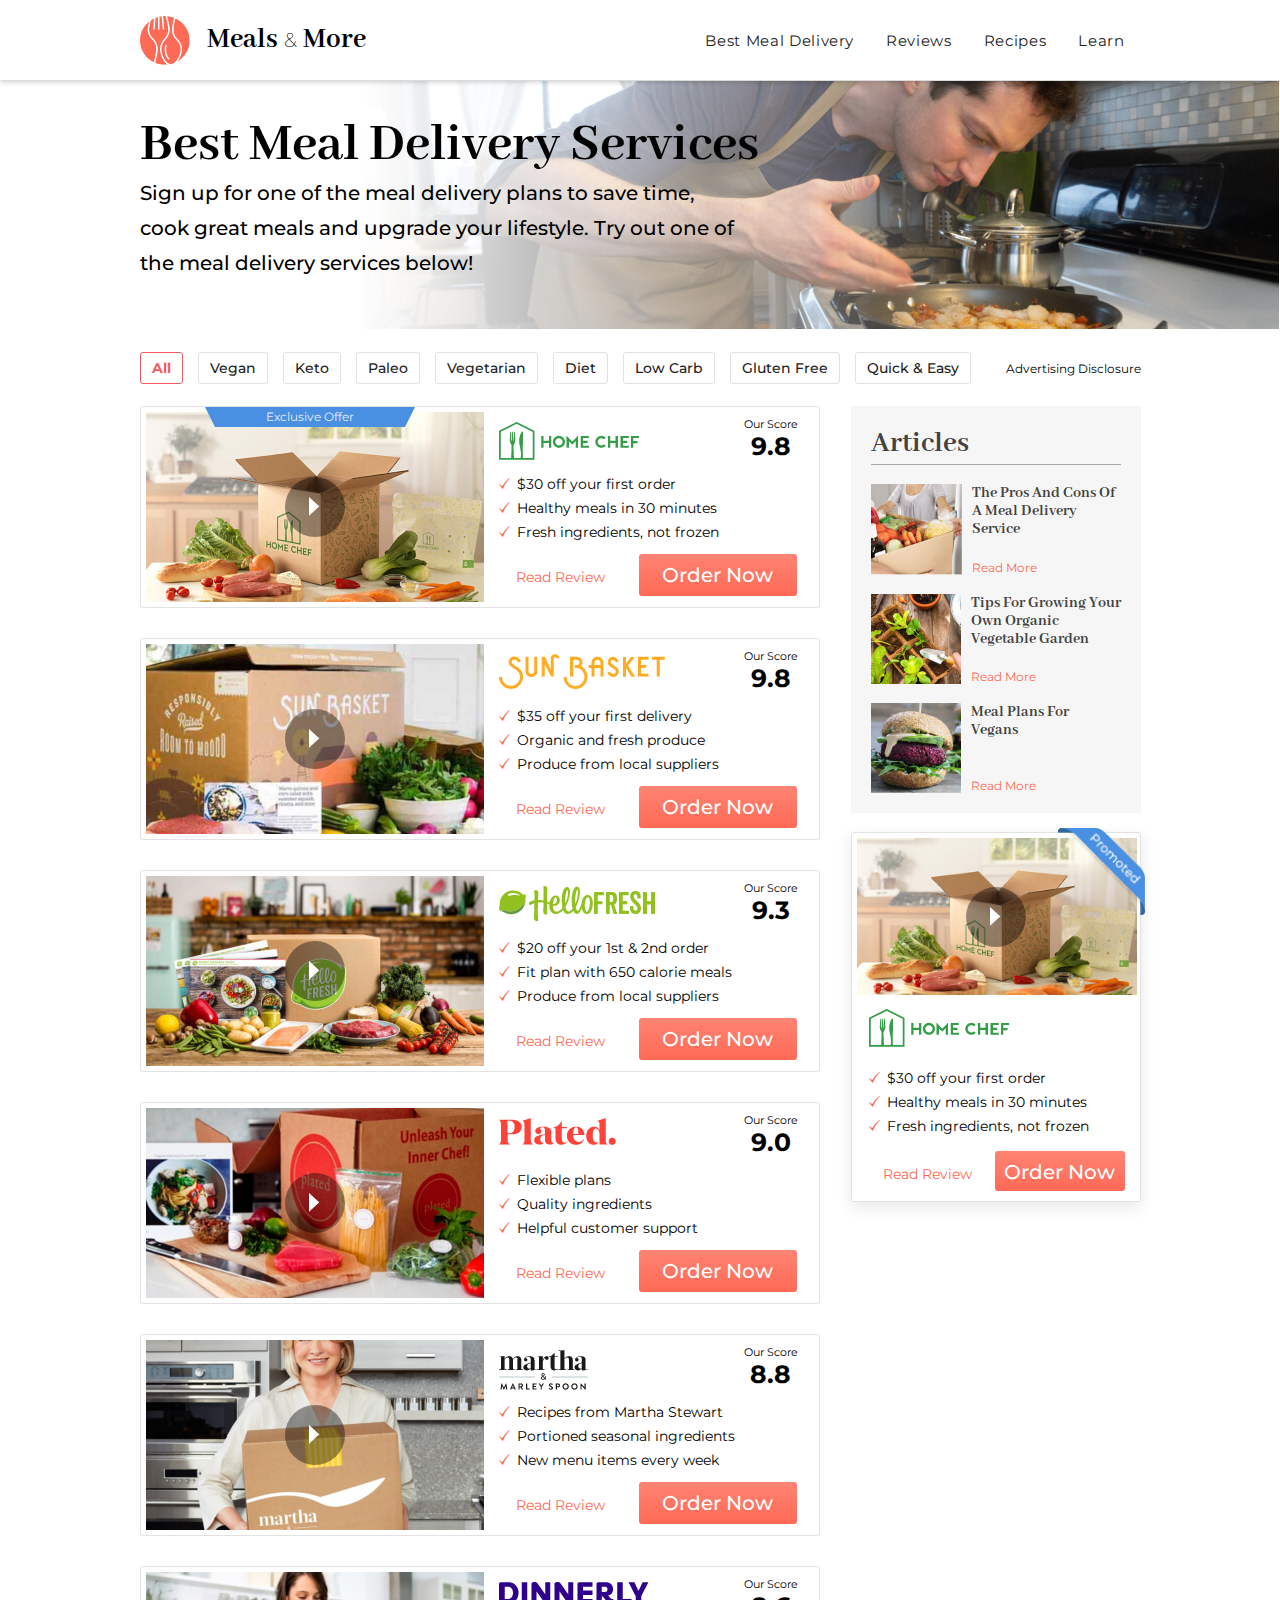
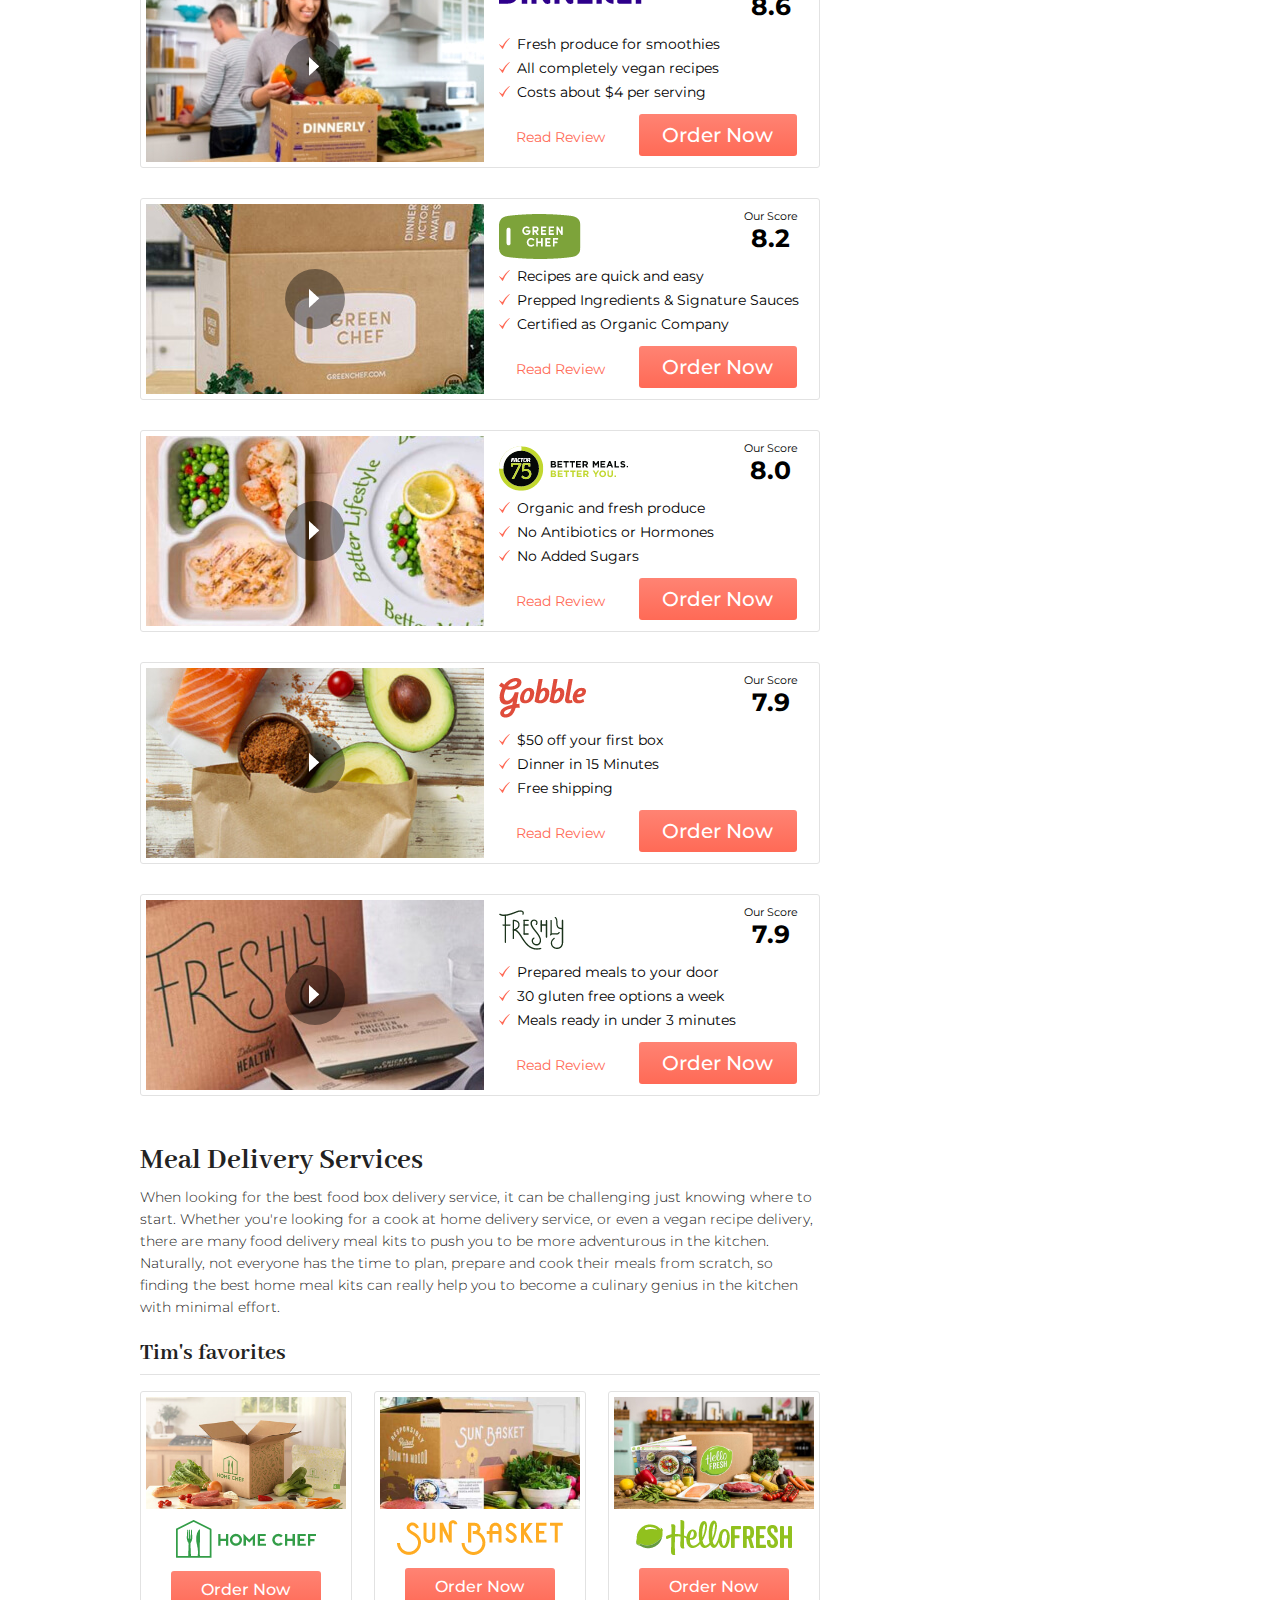
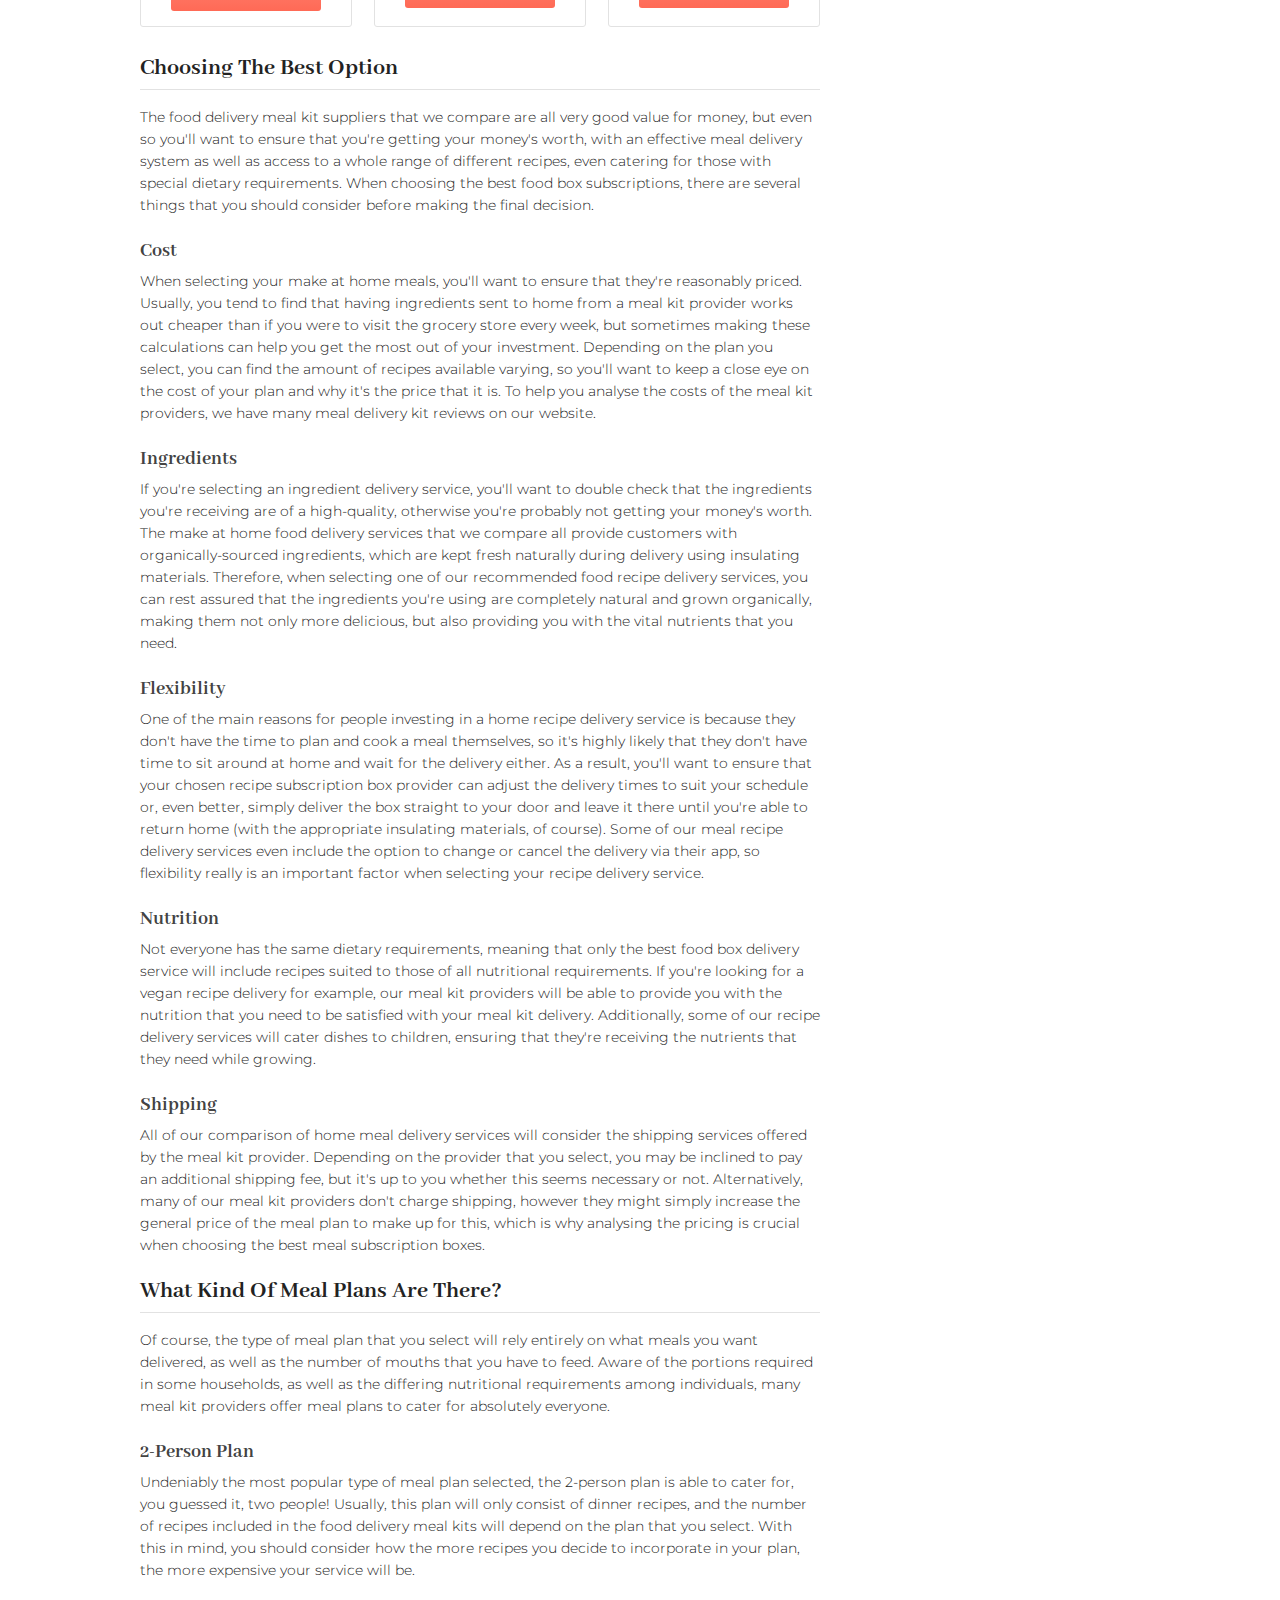
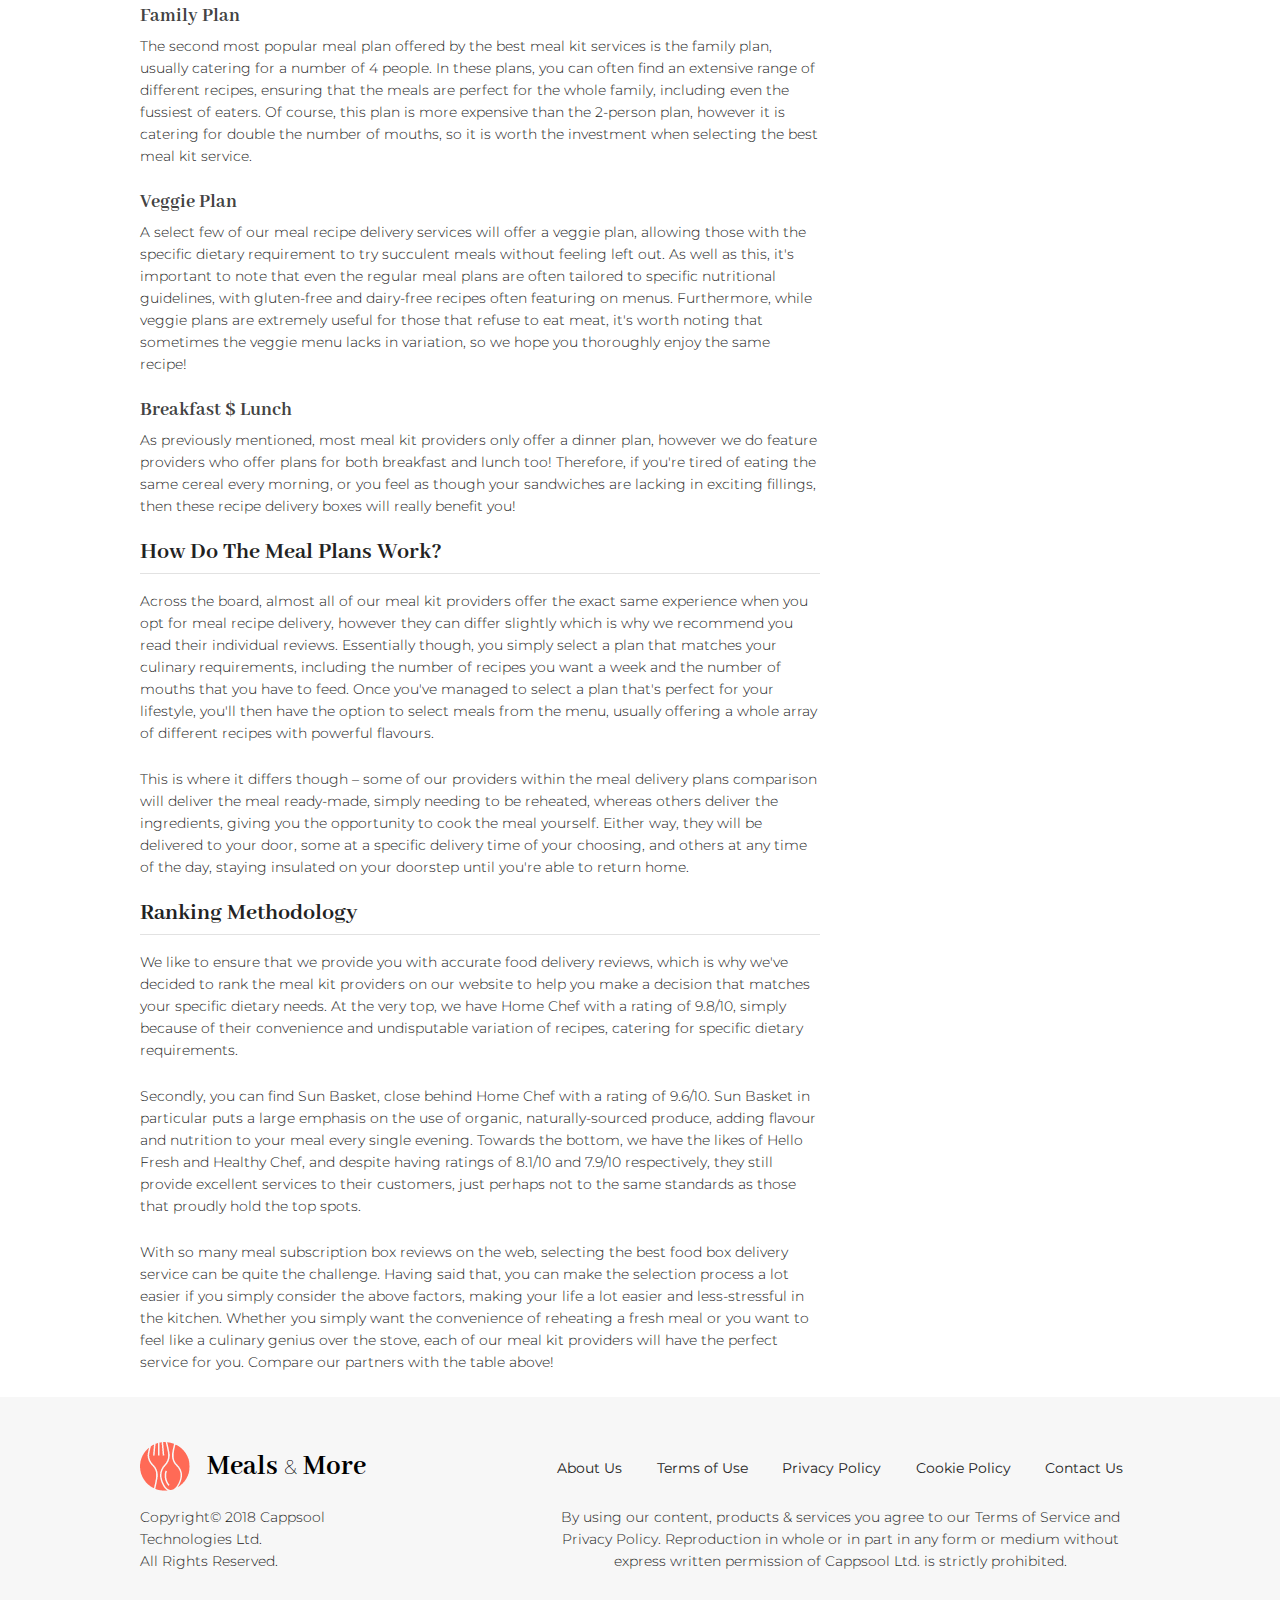
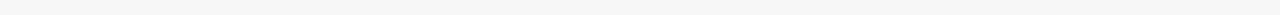
<file: NI Home Task/index.html>
<!DOCTYPE html>
<html lang="en">

<head>
    <meta charset="utf-8">
    <meta name="viewport" content="width=device-width, initial-scale=1">
    <link rel="shortcut icon" href="favicon.ico">
    <title>Natural Intelligence - interview</title>
    <link rel="preload" as="style" type="text/css" href="css/style.css" onload="this.rel='stylesheet'" />
</head>

<body>
    <header>
        <div class="nowrap nowrapshadow">
            <section class="navigation">
                <div class="logo">
                    <img class="logo__img" src="images/logo.png" alt="Meals &amp; More">
                    <div class="logo__text--normal abhaya">Meals <span class="logo__text--light montserrat">&amp;</span> More</div>
                </div>
                <input id="navigation__toggle" type="checkbox" />
                <label class='navigation__label' for="navigation__toggle">
                    <div class='navigation__button'></div>
                </label>
                <ul class="navigation__menu montserrat">
                    <li class="navigation__list"><a href="#">Best Meal Delivery</a></li>
                    <li class="navigation__list"><a href="#">Reviews</a></li>
                    <li class="navigation__list"><a href="#">Recipes</a></li>
                    <li class="navigation__list"><a href="#">Learn</a></li>
                </ul>
            </section>
        </div>
        <div class="nowrap nowrapImg">
            <section class="header">
                <h1 class="header__h1 abhaya">Best Meal Delivery Services</h1>
                <span class="montserrat mobile adv">Advertising Disclosure</span>
                <p class="header__p montserrat desktop">Sign up for one of the meal delivery plans to save time, cook great meals and upgrade your lifestyle. Try out one of the meal delivery services below!</p>
            </section>
        </div>
    </header>
    <section class="tabs">
        <div class="wrapper">
            <div class="flexWrap">
                <nav>
                    <ul class="tabs__menu montserrat">
                        <li class="tabs__list tabs__list--active"><a href="#">All</a></li>
                        <li class="tabs__list"><a href="#">Vegan</a></li>
                        <li class="tabs__list"><a href="#">Keto</a></li>
                        <li class="tabs__list"><a href="#">Paleo</a></li>
                        <li class="tabs__list"><a href="#">Vegetarian</a></li>
                        <li class="tabs__list"><a href="#">Diet</a></li>
                        <li class="tabs__list"><a href="#">Low Carb</a></li>
                        <li class="tabs__list"><a href="#">Gluten Free</a></li>
                        <li class="tabs__list"><a href="#">Quick &amp; Easy</a></li>
                    </ul>
                </nav>
                <div class="tabs__adv montserrat desktop">Advertising Disclosure</div>
            </div>
        </div>
    </section>
    <div class="mainWrapper wrapper">
        <main>
            <div class="mealbox mealbox--exlusive montserrat">
                <div class="mealbox__imgwrap">
                    <img src="images/MD-VideoHomeChef.jpg" alt="">
                    <div class="playbtn">
                        <img class="playbtn__img" src="images/Triangle.png" alt="play">
                    </div>
                </div>
                <div class="mealbox__contwrap">
                    <div class="mealbox__logo">
                        <img src="images/MD-LogoHomeChef.png" alt="">
                    </div>
                    <div class="mealbox__score">
                        Our Score <br><span class="mealbox__score--bold">9.8</span>
                    </div>
                    <ul class="mealbox__menu">
                        <li class="mealbox__list">&#36;30 off your first order</li>
                        <li class="mealbox__list">Healthy meals in 30 minutes</li>
                        <li class="mealbox__list">Fresh ingredients, not frozen</li>
                    </ul>
                    <div class="mealbox__review"><a href="#">Read Review</a></div>
                    <div class="orderNow mealbox__btn"><span class="desktop">Order Now</span></div>
                </div>
            </div>
            <div class="mealbox montserrat">
                <div class="mealbox__imgwrap">
                    <img src="images/MD-VideoSunBasket.jpg" alt="">
                    <div class="playbtn">
                        <img class="playbtn__img" src="images/Triangle.png" alt="play">
                    </div>
                </div>
                <div class="mealbox__contwrap">
                    <div class="mealbox__logo">
                        <img src="images/sunbasket-logo-web_copy.png" alt="">
                    </div>
                    <div class="mealbox__score">
                        Our Score <br><span class="mealbox__score--bold">9.8</span>
                    </div>
                    <ul class="mealbox__menu">
                        <li class="mealbox__list">&#36;35 off your first delivery</li>
                        <li class="mealbox__list">Organic and fresh produce</li>
                        <li class="mealbox__list">Produce from local suppliers</li>
                    </ul>
                    <div class="mealbox__review"><a href="#">Read Review</a></div>
                    <div class="orderNow mealbox__btn"><span class="desktop">Order Now</span></div>
                </div>
            </div>
            <div class="mealbox montserrat">
                <div class="mealbox__imgwrap">
                    <img src="images/MD-VideoHelloFresh.jpg" alt="">
                    <div class="playbtn">
                        <img class="playbtn__img" src="images/Triangle.png" alt="play">
                    </div>
                </div>
                <div class="mealbox__contwrap">
                    <div class="mealbox__logo">
                        <img src="images/MD-LogoHelloFresh_Copy.png" alt="">
                    </div>
                    <div class="mealbox__score">
                        Our Score <br><span class="mealbox__score--bold">9.3</span>
                    </div>
                    <ul class="mealbox__menu">
                        <li class="mealbox__list">&#36;20 off your 1st &amp; 2nd order</li>
                        <li class="mealbox__list">Fit plan with 650 calorie meals</li>
                        <li class="mealbox__list">Produce from local suppliers</li>
                    </ul>
                    <div class="mealbox__review"><a href="#">Read Review</a></div>
                    <div class="orderNow mealbox__btn"><span class="desktop">Order Now</span></div>
                </div>
            </div>
            <div class="mealbox montserrat">
                <div class="mealbox__imgwrap">
                    <img src="images/MD-VideoPlated.jpg" alt="">
                    <div class="playbtn">
                        <img class="playbtn__img" src="images/Triangle.png" alt="play">
                    </div>
                </div>
                <div class="mealbox__contwrap">
                    <div class="mealbox__logo">
                        <img src="images/plated-logo_copy.png" alt="">
                    </div>
                    <div class="mealbox__score">
                        Our Score <br><span class="mealbox__score--bold">9.0</span>
                    </div>
                    <ul class="mealbox__menu">
                        <li class="mealbox__list">Flexible plans</li>
                        <li class="mealbox__list">Quality ingredients</li>
                        <li class="mealbox__list">Helpful customer support</li>
                    </ul>
                    <div class="mealbox__review"><a href="#">Read Review</a></div>
                    <div class="orderNow mealbox__btn"><span class="desktop">Order Now</span></div>
                </div>
            </div>

            <div class="mealbox montserrat">
                <div class="mealbox__imgwrap">
                    <img src="images/MD-VideoMarthaMarleySpoon.jpg" alt="">
                    <div class="playbtn">
                        <img class="playbtn__img" src="images/Triangle.png" alt="play">
                    </div>
                </div>
                <div class="mealbox__contwrap">
                    <div class="mealbox__logo">
                        <img src="images/logo-martha-marley-spoon_copy.png" alt="">
                    </div>
                    <div class="mealbox__score">
                        Our Score <br><span class="mealbox__score--bold">8.8</span>
                    </div>
                    <ul class="mealbox__menu">
                        <li class="mealbox__list">Recipes from Martha Stewart</li>
                        <li class="mealbox__list">Portioned seasonal ingredients</li>
                        <li class="mealbox__list">New menu items every week</li>
                    </ul>
                    <div class="mealbox__review"><a href="#">Read Review</a></div>
                    <div class="orderNow mealbox__btn"><span class="desktop">Order Now</span></div>
                </div>
            </div>
            <div class="mealbox montserrat">
                <div class="mealbox__imgwrap">
                    <img src="images/MD-VideoDinnerly.jpg" alt="">
                    <div class="playbtn">
                        <img class="playbtn__img" src="images/Triangle.png" alt="play">
                    </div>
                </div>
                <div class="mealbox__contwrap">
                    <div class="mealbox__logo">
                        <img src="images/logo_dinnerly_purple_copy.png" alt="">
                    </div>
                    <div class="mealbox__score">
                        Our Score <br><span class="mealbox__score--bold">8.6</span>
                    </div>
                    <ul class="mealbox__menu">
                        <li class="mealbox__list">Fresh produce for smoothies</li>
                        <li class="mealbox__list">All completely vegan recipes</li>
                        <li class="mealbox__list">Costs about &#36;4 per serving</li>
                    </ul>
                    <div class="mealbox__review"><a href="#">Read Review</a></div>
                    <div class="orderNow mealbox__btn"><span class="desktop">Order Now</span></div>
                </div>
            </div>
            <div class="mealbox montserrat">
                <div class="mealbox__imgwrap">
                    <img src="images/MD-VideoGreenChef.jpg" alt="">
                    <div class="playbtn">
                        <img class="playbtn__img" src="images/Triangle.png" alt="play">
                    </div>
                </div>
                <div class="mealbox__contwrap">
                    <div class="mealbox__logo">
                        <img src="images/MD-LogoGreenChef_Copy.png" alt="">
                    </div>
                    <div class="mealbox__score">
                        Our Score <br><span class="mealbox__score--bold">8.2</span>
                    </div>
                    <ul class="mealbox__menu">
                        <li class="mealbox__list">Recipes are quick and easy</li>
                        <li class="mealbox__list">Prepped Ingredients &amp; Signature Sauces</li>
                        <li class="mealbox__list">Certified as Organic Company</li>
                    </ul>
                    <div class="mealbox__review"><a href="#">Read Review</a></div>
                    <div class="orderNow mealbox__btn"><span class="desktop">Order Now</span></div>
                </div>
            </div>
            <div class="mealbox montserrat">
                <div class="mealbox__imgwrap">
                    <img src="images/MD-VideoBetterMeals.jpg" alt="">
                    <div class="playbtn">
                        <img class="playbtn__img" src="images/Triangle.png" alt="play">
                    </div>
                </div>
                <div class="mealbox__contwrap">
                    <div class="mealbox__logo">
                        <img src="images/MD-LogoFactor75_Copy.png" alt="">
                    </div>
                    <div class="mealbox__score">
                        Our Score <br><span class="mealbox__score--bold">8.0</span>
                    </div>
                    <ul class="mealbox__menu">
                        <li class="mealbox__list">Organic and fresh produce</li>
                        <li class="mealbox__list">No Antibiotics or Hormones</li>
                        <li class="mealbox__list">No Added Sugars</li>
                    </ul>
                    <div class="mealbox__review"><a href="#">Read Review</a></div>
                    <div class="orderNow mealbox__btn"><span class="desktop">Order Now</span></div>
                </div>
            </div>
            <div class="mealbox montserrat">
                <div class="mealbox__imgwrap">
                    <img src="images/MD-VideoGobble.jpg" alt="">
                    <div class="playbtn">
                        <img class="playbtn__img" src="images/Triangle.png" alt="play">
                    </div>
                </div>
                <div class="mealbox__contwrap">
                    <div class="mealbox__logo">
                        <img src="images/MD-LogoGobble_Copy.png" alt="">
                    </div>
                    <div class="mealbox__score">
                        Our Score <br><span class="mealbox__score--bold">7.9</span>
                    </div>
                    <ul class="mealbox__menu">
                        <li class="mealbox__list">&#36;50 off your first box</li>
                        <li class="mealbox__list">Dinner in 15 Minutes</li>
                        <li class="mealbox__list">Free shipping</li>
                    </ul>
                    <div class="mealbox__review"><a href="#">Read Review</a></div>
                    <div class="orderNow mealbox__btn"><span class="desktop">Order Now</span></div>
                </div>
            </div>
            <div class="mealbox montserrat">
                <div class="mealbox__imgwrap">
                    <img src="images/MD-VideoFreshly.jpg" alt="">
                    <div class="playbtn">
                        <img class="playbtn__img" src="images/Triangle.png" alt="play">
                    </div>
                </div>
                <div class="mealbox__contwrap">
                    <div class="mealbox__logo">
                        <img src="images/Freshly_logo_Copy.png" alt="">
                    </div>
                    <div class="mealbox__score">
                        Our Score <br><span class="mealbox__score--bold">7.9</span>
                    </div>
                    <ul class="mealbox__menu">
                        <li class="mealbox__list">Prepared meals to your door</li>
                        <li class="mealbox__list">30 gluten free options a week</li>
                        <li class="mealbox__list">Meals ready in under 3 minutes</li>
                    </ul>
                    <div class="mealbox__review"><a href="#">Read Review</a></div>
                    <div class="orderNow mealbox__btn"><span class="desktop">Order Now</span></div>
                </div>
            </div>

        </main>
        <aside class="desktop">
            <div class="articles abhaya">
                <h4 class="articles__h4">Articles</h4>
                <div class="articles__box">
                    <img class="articles__img" src="images/MD-ArticleProConsDesktop.jpg" alt="">
                    <div class="articles_right">
                        <h5 class="articles__h5">The Pros And Cons Of A Meal Delivery Service</h5>
                        <a class="articles__more montserrat" href="#">Read More</a>
                    </div>
                </div>
                <div class="articles__box">
                    <img class="articles__img" src="images/MD-ArticleOrganicDesktop.jpg" alt="">
                    <div class="articles_right">
                        <h5 class="articles__h5">Tips For Growing Your Own Organic Vegetable Garden</h5>
                        <a class="articles__more montserrat" href="#">Read More</a>
                    </div>
                </div>
                <div class="articles__box">
                    <img class="articles__img" src="images/MD-ArticleVegansDesktop.jpg" alt="">
                    <div class="articles_right">
                        <h5 class="articles__h5">Meal Plans For<br> Vegans</h5>
                        <a class="articles__more montserrat" href="#">Read More</a>
                    </div>
                </div>
            </div>
            <div class="promoted montserrat">
                <div class="promoted__wrap">
                    <div class="mealbox__imgwrap">
                        <img class="promoted__img" src="images/MD-VideoHomeChef.jpg" alt="Home Chef">
                        <div class="playbtn">
                            <img class="playbtn__img" src="images/Triangle.png" alt="play">
                        </div>
                    </div>
                    <div class="promoted__cont">
                        <img class="promoted__logoimg" src="images/MD-LogoHomeChef.png" alt="Home Chef">
                        <ul class="promoted__menu">
                            <li class="promoted__list mealbox__list">&#36;30 off your first order</li>
                            <li class="promoted__list mealbox__list">Healthy meals in 30 minutes</li>
                            <li class="promoted__list mealbox__list">Fresh ingredients, not frozen</li>
                        </ul>
                        <div class="mealbox__review mealbox__review--promoted"><a href="#">Read Review</a></div>
                        <div class="orderNow promoted__btn">Order Now</div>
                    </div>
                </div>
            </div>
        </aside>
    </div>

    <div class="wrapper mobileOrder">
        <div class="contentWrap">
            <article class="desktop">
                <h2 class="article abhaya">Meal Delivery Services</h2>
                <p class="pLight montserrat montserrat">When looking for the best food box delivery service, it can be challenging just knowing where to start. Whether you're looking for a cook at home delivery service, or even a vegan recipe delivery, there are many food delivery meal kits to push you to be more adventurous in the kitchen. Naturally, not everyone has the time to plan, prepare and cook their meals from scratch, so finding the best home meal kits can really help you to become a culinary genius in the kitchen with minimal effort.
                </p>
            </article>
            <section class="timsFav">
                <h3 class="underlineh3 timsFav__h3 abhaya">Tim's favorites</h3>
                <div class="timsFav__box">
                    <div class="timsFav__boxes">
                        <div class="timsFav__boxWrap">
                            <img class="timsFav__img" src="images/MD-VideoHomeChef.jpg" alt="Home Chef">
                            <img class="timsFav__logo" src="images/MD-LogoHomeChef.png" alt="Home Chef">
                            <div class="orderNow timsFav__btn montserrat">Order Now</div>
                        </div>
                    </div>
                    <div class="timsFav__boxes">
                        <div class="timsFav__boxWrap">
                            <img class="timsFav__img" src="images/MD-VideoSunBasket.jpg" alt="Home Chef">
                            <img class="timsFav__logo" src="images/sunbasket-logo-web_copy.png" alt="Home Chef">
                            <div class="orderNow timsFav__btn montserrat">Order Now</div>
                        </div>
                    </div>
                    <div class="timsFav__boxes">
                        <div class="timsFav__boxWrap">
                            <img class="timsFav__img" src="images/MD-VideoHelloFresh.jpg" alt="Home Chef">
                            <img class="timsFav__logo" src="images/MD-LogoHelloFresh_Copy.png" alt="Home Chef">
                            <div class="orderNow timsFav__btn montserrat">Order Now</div>
                        </div>
                    </div>
                </div>
            </section>
            <article class="desktop">
                <h3 class="underlineh3 abhaya">Choosing The Best Option</h3>
                <p class="pLight montserrat">The food delivery meal kit suppliers that we compare are all very good value for money, but even so you'll want to ensure that you're getting your money's worth, with an effective meal delivery system as well as access to a whole range of different recipes, even catering for those with special dietary requirements. When choosing the best food box subscriptions, there are several things that you should consider before making the final decision.</p>
                <h4 class="articleh4 abhaya">Cost</h4>
                <p class="pLight montserrat">When selecting your make at home meals, you'll want to ensure that they're reasonably priced. Usually, you tend to find that having ingredients sent to home from a meal kit provider works out cheaper than if you were to visit the grocery store every week, but sometimes making these calculations can help you get the most out of your investment. Depending on the plan you select, you can find the amount of recipes available varying, so you'll want to keep a close eye on the cost of your plan and why it's the price that it is. To help you analyse the costs of the meal kit providers, we have many meal delivery kit reviews on our website.</p>
                <h4 class="articleh4 abhaya">Ingredients</h4>
                <p class="pLight montserrat">If you're selecting an ingredient delivery service, you'll want to double check that the ingredients you're receiving are of a high-quality, otherwise you're probably not getting your money's worth. The make at home food delivery services that we compare all provide customers with organically-sourced ingredients, which are kept fresh naturally during delivery using insulating materials. Therefore, when selecting one of our recommended food recipe delivery services, you can rest assured that the ingredients you're using are completely natural and grown organically, making them not only more delicious, but also providing you with the vital nutrients that you need.</p>
                <h4 class="articleh4 abhaya">Flexibility</h4>
                <p class="pLight montserrat">One of the main reasons for people investing in a home recipe delivery service is because they don't have the time to plan and cook a meal themselves, so it's highly likely that they don't have time to sit around at home and wait for the delivery either. As a result, you'll want to ensure that your chosen recipe subscription box provider can adjust the delivery times to suit your schedule or, even better, simply deliver the box straight to your door and leave it there until you're able to return home (with the appropriate insulating materials, of course). Some of our meal recipe delivery services even include the option to change or cancel the delivery via their app, so flexibility really is an important factor when selecting your recipe delivery service.</p>
                <h4 class="articleh4 abhaya">Nutrition</h4>
                <p class="pLight montserrat">Not everyone has the same dietary requirements, meaning that only the best food box delivery service will include recipes suited to those of all nutritional requirements. If you're looking for a vegan recipe delivery for example, our meal kit providers will be able to provide you with the nutrition that you need to be satisfied with your meal kit delivery. Additionally, some of our recipe delivery services will cater dishes to children, ensuring that they're receiving the nutrients that they need while growing.</p>
                <h4 class="articleh4 abhaya">Shipping</h4>
                <p class="pLight montserrat">All of our comparison of home meal delivery services will consider the shipping services offered by the meal kit provider. Depending on the provider that you select, you may be inclined to pay an additional shipping fee, but it's up to you whether this seems necessary or not. Alternatively, many of our meal kit providers don't charge shipping, however they might simply increase the general price of the meal plan to make up for this, which is why analysing the pricing is crucial when choosing the best meal subscription boxes.</p>
            </article>
            <article class="desktop">
                <h3 class="underlineh3 abhaya">What Kind Of Meal Plans Are There?</h3>
                <p class="pLight montserrat">Of course, the type of meal plan that you select will rely entirely on what meals you want delivered, as well as the number of mouths that you have to feed. Aware of the portions required in some households, as well as the differing nutritional requirements among individuals, many meal kit providers offer meal plans to cater for absolutely everyone.</p>
                <h4 class="articleh4 abhaya">2-Person Plan</h4>
                <p class="pLight montserrat">Undeniably the most popular type of meal plan selected, the 2-person plan is able to cater for, you guessed it, two people! Usually, this plan will only consist of dinner recipes, and the number of recipes included in the food delivery meal kits will depend on the plan that you select. With this in mind, you should consider how the more recipes you decide to incorporate in your plan, the more expensive your service will be.</p>
                <h4 class="articleh4 abhaya">Family Plan</h4>
                <p class="pLight montserrat">The second most popular meal plan offered by the best meal kit services is the family plan, usually catering for a number of 4 people. In these plans, you can often find an extensive range of different recipes, ensuring that the meals are perfect for the whole family, including even the fussiest of eaters. Of course, this plan is more expensive than the 2-person plan, however it is catering for double the number of mouths, so it is worth the investment when selecting the best meal kit service.</p>
                <h4 class="articleh4 abhaya">Veggie Plan</h4>
                <p class="pLight montserrat">A select few of our meal recipe delivery services will offer a veggie plan, allowing those with the specific dietary requirement to try succulent meals without feeling left out. As well as this, it's important to note that even the regular meal plans are often tailored to specific nutritional guidelines, with gluten-free and dairy-free recipes often featuring on menus. Furthermore, while veggie plans are extremely useful for those that refuse to eat meat, it's worth noting that sometimes the veggie menu lacks in variation, so we hope you thoroughly enjoy the same recipe!</p>
                <h4 class="articleh4 abhaya">Breakfast &#36; Lunch</h4>
                <p class="pLight montserrat">As previously mentioned, most meal kit providers only offer a dinner plan, however we do feature providers who offer plans for both breakfast and lunch too! Therefore, if you're tired of eating the same cereal every morning, or you feel as though your sandwiches are lacking in exciting fillings, then these recipe delivery boxes will really benefit you!</p>
            </article>
            <article class="desktop">
                <h3 class="underlineh3 abhaya">How Do The Meal Plans Work?</h3>
                <p class="pLight montserrat">Across the board, almost all of our meal kit providers offer the exact same experience when you opt for meal recipe delivery, however they can differ slightly which is why we recommend you read their individual reviews. Essentially though, you simply select a plan that matches your culinary requirements, including the number of recipes you want a week and the number of mouths that you have to feed. Once you've managed to select a plan that's perfect for your lifestyle, you'll then have the option to select meals from the menu, usually offering a whole array of different recipes with powerful flavours.
                </p>
                <p class="pLight montserrat">This is where it differs though – some of our providers within the meal delivery plans comparison will deliver the meal ready-made, simply needing to be reheated, whereas others deliver the ingredients, giving you the opportunity to cook the meal yourself. Either way, they will be delivered to your door, some at a specific delivery time of your choosing, and others at any time of the day, staying insulated on your doorstep until you're able to return home.</p>
            </article>
            <article class="desktop">
                <h3 class="underlineh3 abhaya">Ranking Methodology</h3>
                <p class="pLight montserrat">We like to ensure that we provide you with accurate food delivery reviews, which is why we've decided to rank the meal kit providers on our website to help you make a decision that matches your specific dietary needs. At the very top, we have Home Chef with a rating of 9.8/10, simply because of their convenience and undisputable variation of recipes, catering for specific dietary requirements.
                </p>
                <p class="pLight montserrat">Secondly, you can find Sun Basket, close behind Home Chef with a rating of 9.6/10. Sun Basket in particular puts a large emphasis on the use of organic, naturally-sourced produce, adding flavour and nutrition to your meal every single evening. Towards the bottom, we have the likes of Hello Fresh and Healthy Chef, and despite having ratings of 8.1/10 and 7.9/10 respectively, they still provide excellent services to their customers, just perhaps not to the same standards as those that proudly hold the top spots.
                </p>
                <p class="pLight montserrat">With so many meal subscription box reviews on the web, selecting the best food box delivery service can be quite the challenge. Having said that, you can make the selection process a lot easier if you simply consider the above factors, making your life a lot easier and less-stressful in the kitchen. Whether you simply want the convenience of reheating a fresh meal or you want to feel like a culinary genius over the stove, each of our meal kit providers will have the perfect service for you. Compare our partners with the table above!</p>
            </article>
        </div>
    </div>
    <footer class="desktop">
        <div class="footer">
            <div class="footerLeftWrap">
                <div class="logo">
                    <img class="logo__img" src="images/logo.png" alt="Meals &amp; More">
                    <div class="logo__text--normal abhaya">Meals <span class="logo__text--light montserrat">&amp;</span> More</div>
                </div>
                <span class="footer__p pLight montserrat">Copyright&copy; 2018 Cappsool<br> Technologies Ltd.<br> All Rights Reserved.</span>
            </div>
            <div class="footerRightWrap montserrat">
                <ul class="footer__menu">
                    <li class="footer__list"><a href="#">About Us</a></li>
                    <li class="footer__list"><a href="#">Terms of Use</a></li>
                    <li class="footer__list"><a href="#">Privacy Policy</a></li>
                    <li class="footer__list"><a href="#">Cookie Policy</a></li>
                    <li class="footer__list"><a href="#">Contact Us</a></li>
                </ul>
                <span class="footer__tc pLight montserrat">By using our content, products &amp; services you agree to our Terms of Service and Privacy Policy. Reproduction in whole or in part in any form or medium without express written permission of Cappsool Ltd. is strictly prohibited.</span>
            </div>
        </div>
    </footer>


</body>

</html>
</file>
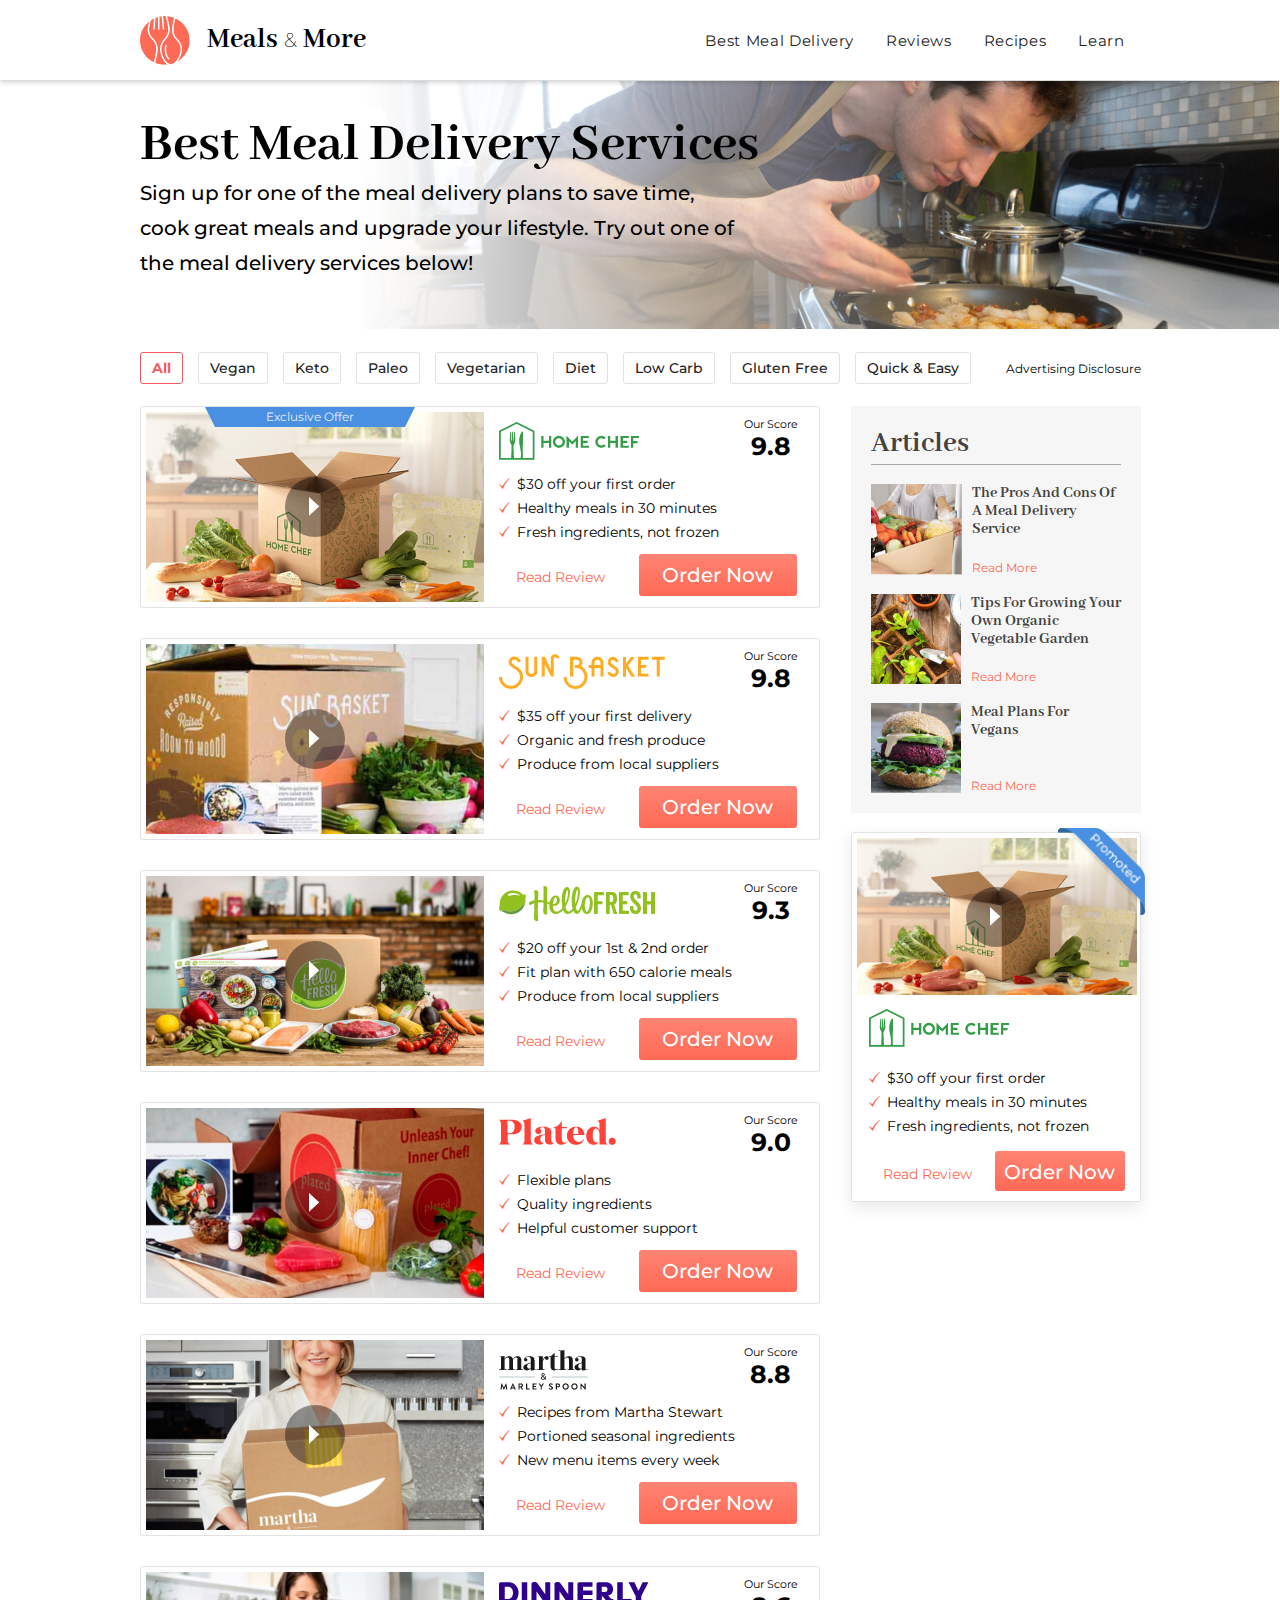
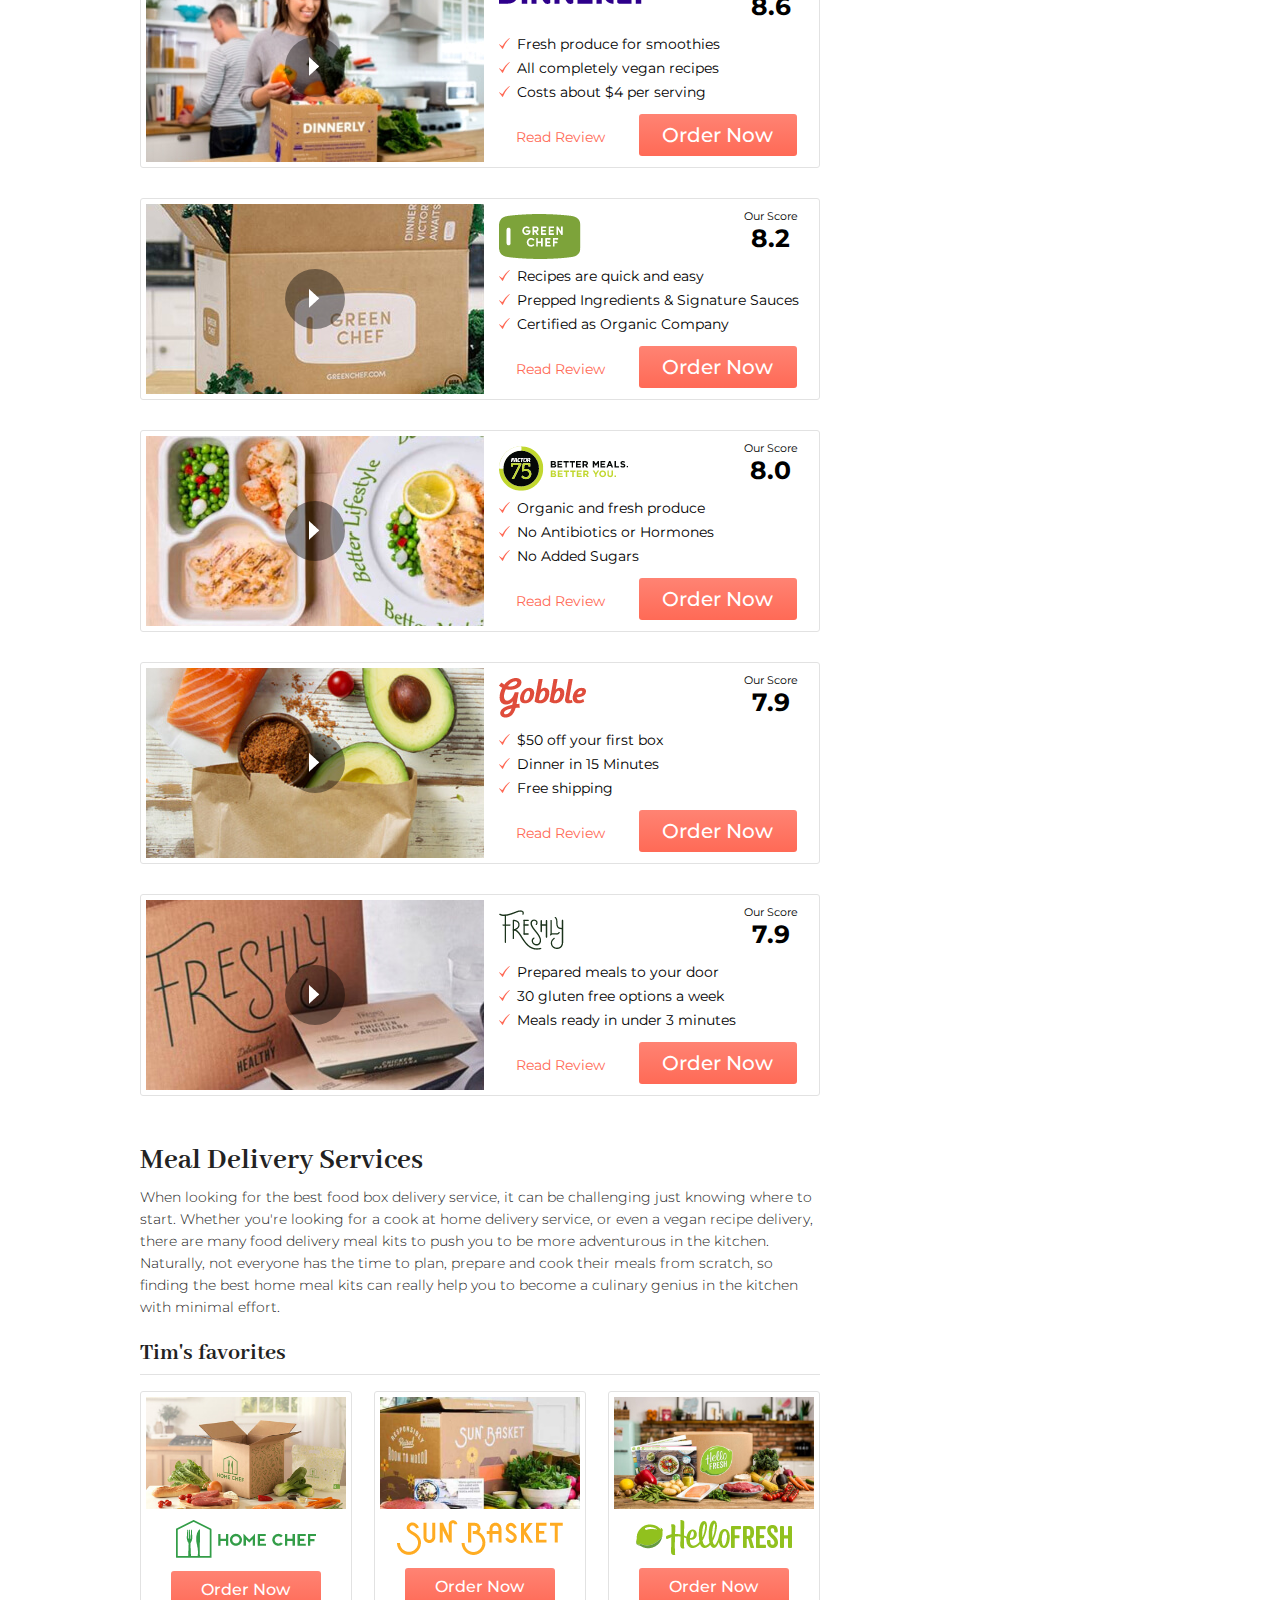
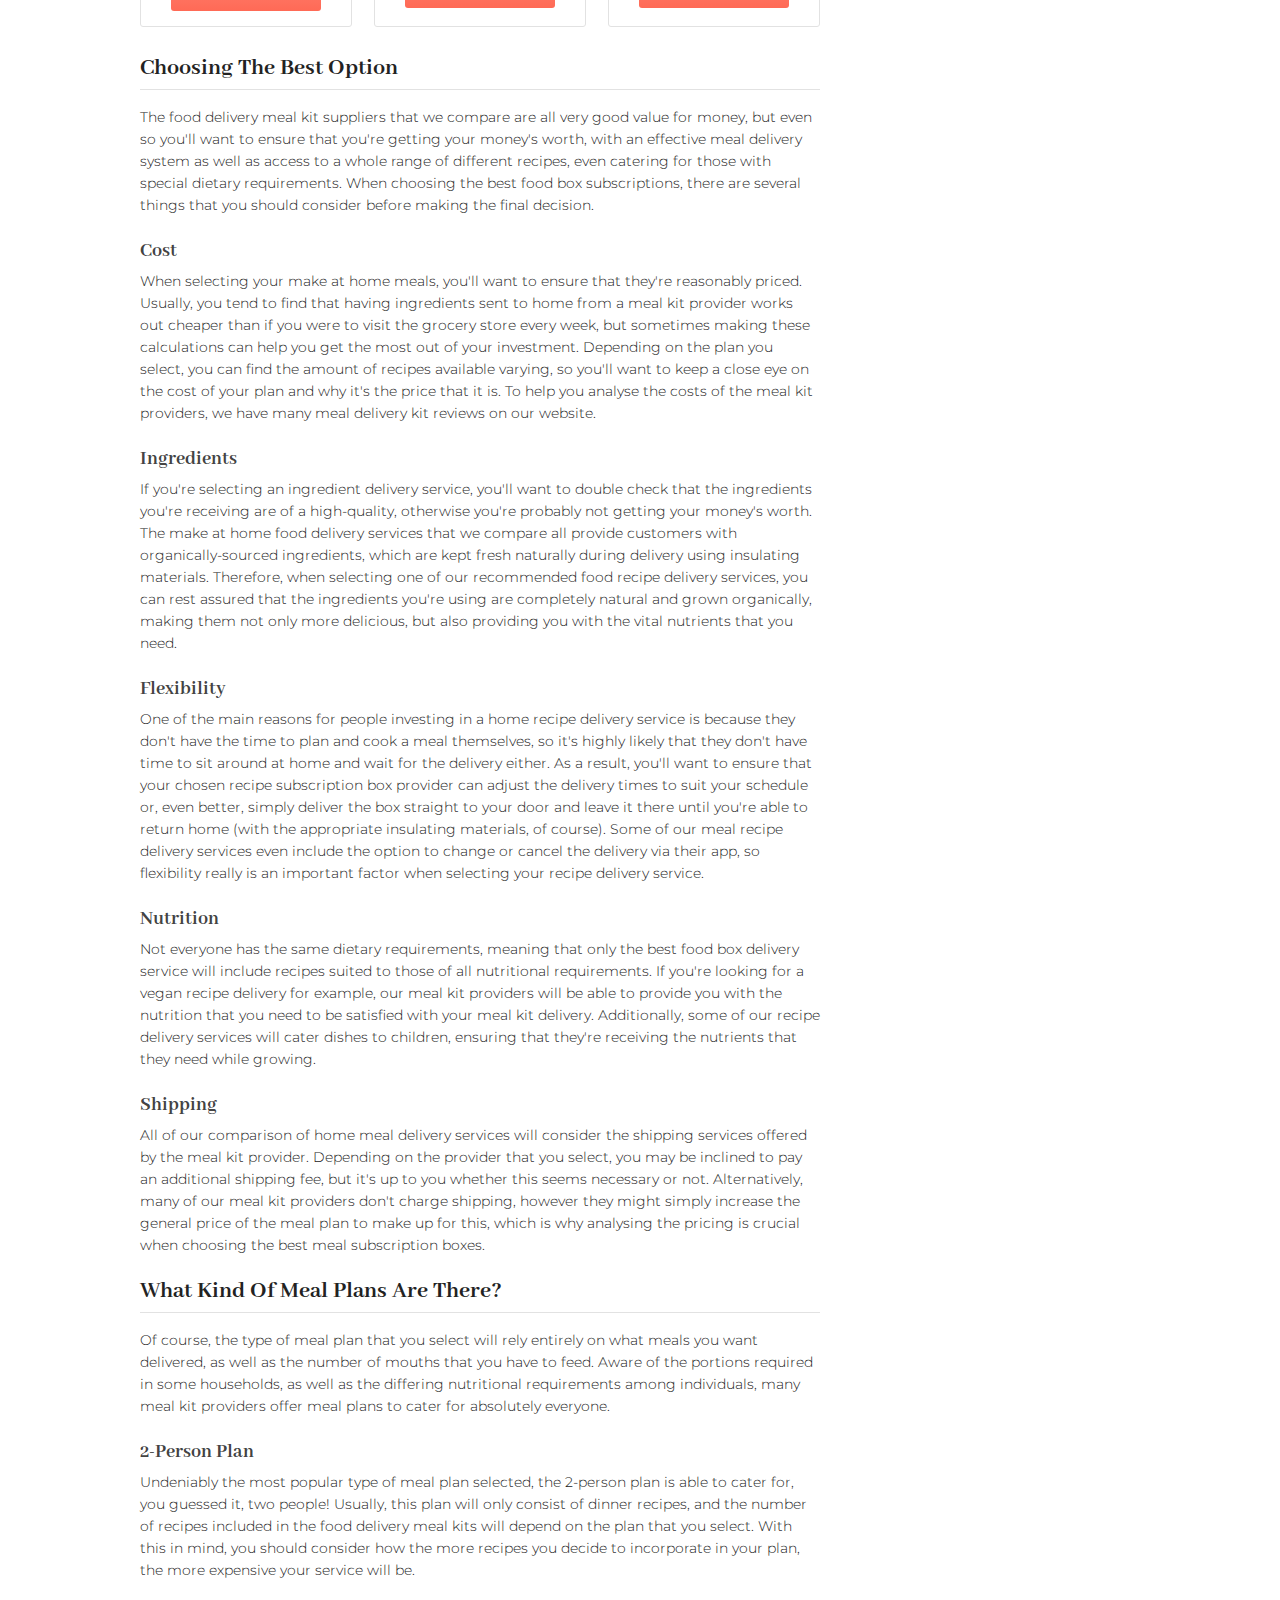
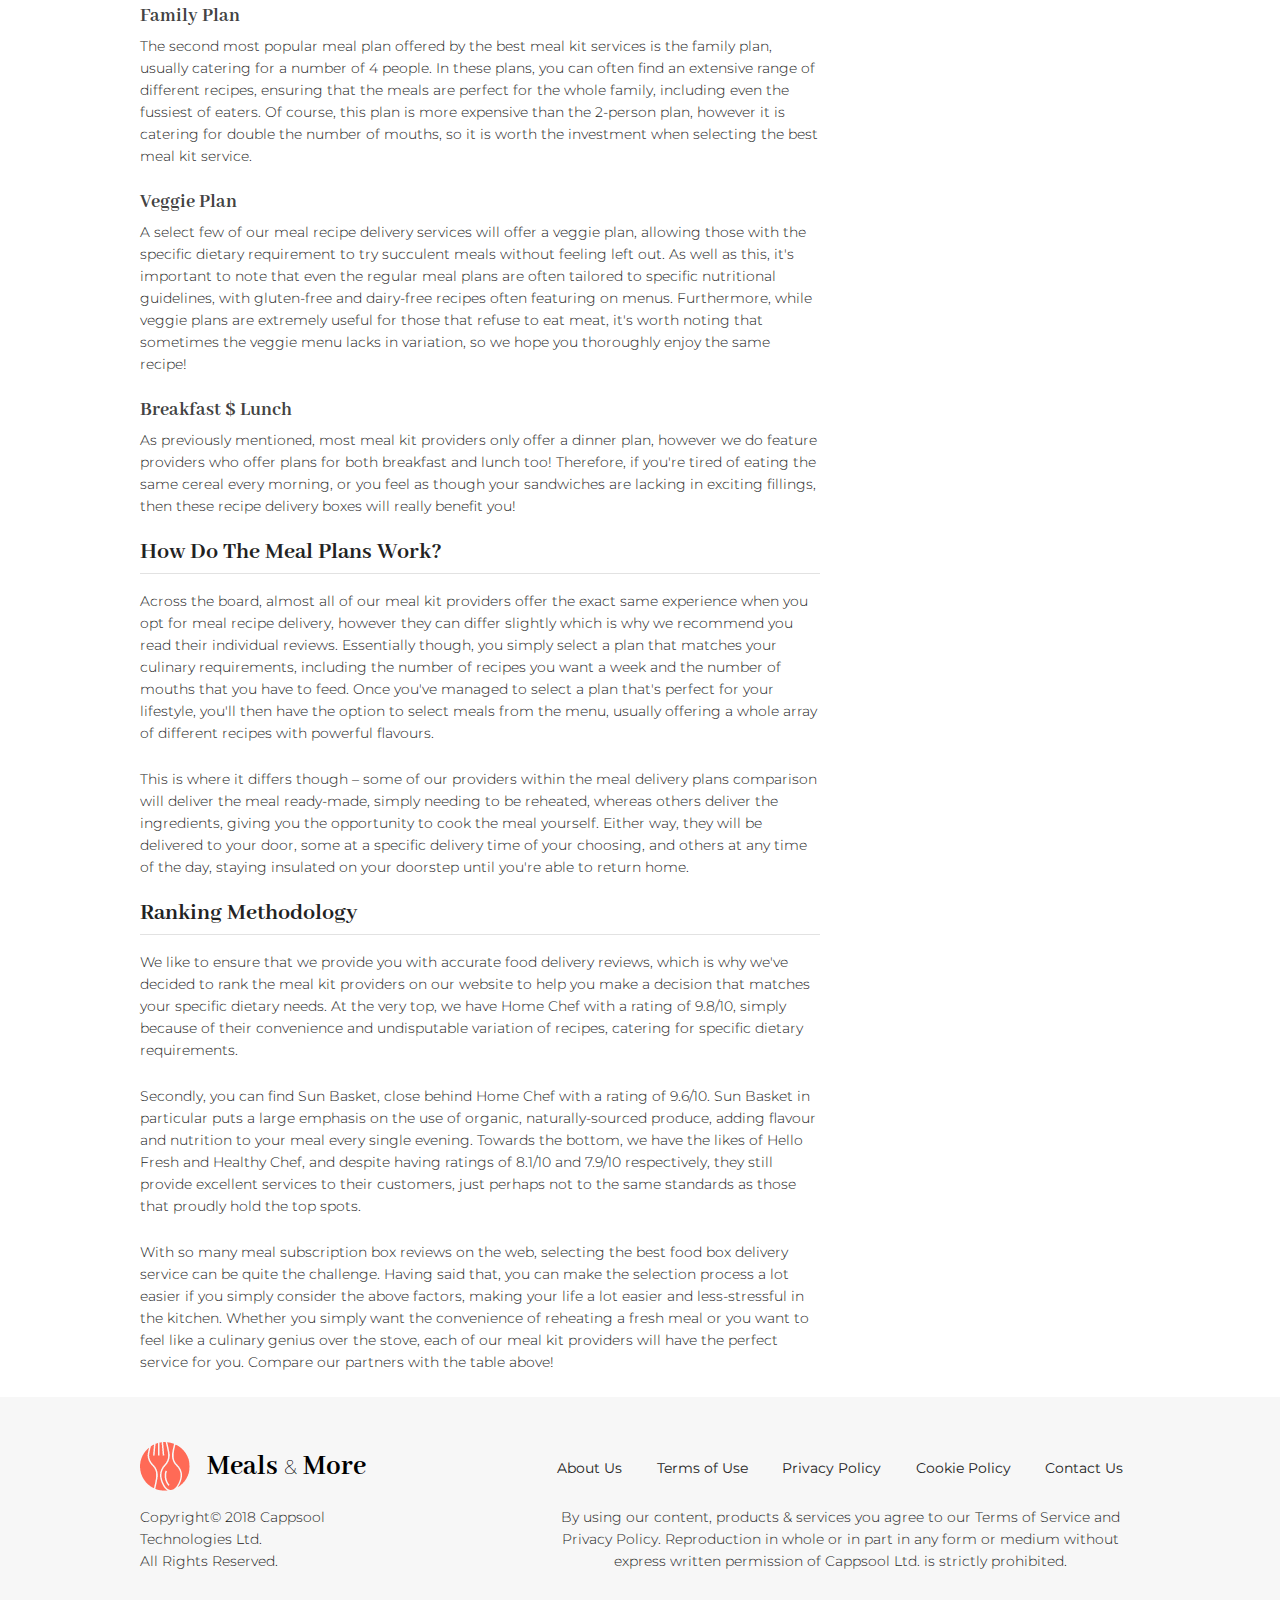
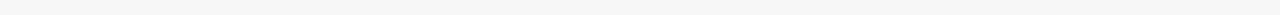
<file: styled-page/index.html>
<!DOCTYPE html>
<html lang="en">

<head>
    <meta charset="utf-8">
    <meta name="viewport" content="width=device-width, initial-scale=1">
    <link rel="shortcut icon" href="favicon.ico">
    <title>Natural Intelligence - interview</title>
    <link rel="preload" as="style" type="text/css" href="css/style.css" onload="this.rel='stylesheet'" />
</head>

<body>
    <header>
        <div class="nowrap nowrapshadow">
            <section class="navigation">
                <div class="logo">
                    <img class="logo__img" src="images/logo.png" alt="Meals &amp; More">
                    <div class="logo__text--normal abhaya">Meals <span class="logo__text--light montserrat">&amp;</span> More</div>
                </div>
                <input id="navigation__toggle" type="checkbox" />
                <label class='navigation__label' for="navigation__toggle">
                    <div class='navigation__button'></div>
                </label>
                <ul class="navigation__menu montserrat">
                    <li class="navigation__list"><a href="#">Best Meal Delivery</a></li>
                    <li class="navigation__list"><a href="#">Reviews</a></li>
                    <li class="navigation__list"><a href="#">Recipes</a></li>
                    <li class="navigation__list"><a href="#">Learn</a></li>
                </ul>
            </section>
        </div>
        <div class="nowrap nowrapImg">
            <section class="header">
                <h1 class="header__h1 abhaya">Best Meal Delivery Services</h1>
                <span class="montserrat mobile adv">Advertising Disclosure</span>
                <p class="header__p montserrat desktop">Sign up for one of the meal delivery plans to save time, cook great meals and upgrade your lifestyle. Try out one of the meal delivery services below!</p>
            </section>
        </div>
    </header>
    <section class="tabs">
        <div class="wrapper">
            <div class="flexWrap">
                <nav>
                    <ul class="tabs__menu montserrat">
                        <li class="tabs__list tabs__list--active"><a href="#">All</a></li>
                        <li class="tabs__list"><a href="#">Vegan</a></li>
                        <li class="tabs__list"><a href="#">Keto</a></li>
                        <li class="tabs__list"><a href="#">Paleo</a></li>
                        <li class="tabs__list"><a href="#">Vegetarian</a></li>
                        <li class="tabs__list"><a href="#">Diet</a></li>
                        <li class="tabs__list"><a href="#">Low Carb</a></li>
                        <li class="tabs__list"><a href="#">Gluten Free</a></li>
                        <li class="tabs__list"><a href="#">Quick &amp; Easy</a></li>
                    </ul>
                </nav>
                <div class="tabs__adv montserrat desktop">Advertising Disclosure</div>
            </div>
        </div>
    </section>
    <div class="mainWrapper wrapper">
        <main>
            <div class="mealbox mealbox--exlusive montserrat">
                <div class="mealbox__imgwrap">
                    <img src="images/MD-VideoHomeChef.jpg" alt="">
                    <div class="playbtn">
                        <img class="playbtn__img" src="images/Triangle.png" alt="play">
                    </div>
                </div>
                <div class="mealbox__contwrap">
                    <div class="mealbox__logo">
                        <img src="images/MD-LogoHomeChef.png" alt="">
                    </div>
                    <div class="mealbox__score">
                        Our Score <br><span class="mealbox__score--bold">9.8</span>
                    </div>
                    <ul class="mealbox__menu">
                        <li class="mealbox__list">&#36;30 off your first order</li>
                        <li class="mealbox__list">Healthy meals in 30 minutes</li>
                        <li class="mealbox__list">Fresh ingredients, not frozen</li>
                    </ul>
                    <div class="mealbox__review"><a href="#">Read Review</a></div>
                    <div class="orderNow mealbox__btn"><span class="desktop">Order Now</span></div>
                </div>
            </div>
            <div class="mealbox montserrat">
                <div class="mealbox__imgwrap">
                    <img src="images/MD-VideoSunBasket.jpg" alt="">
                    <div class="playbtn">
                        <img class="playbtn__img" src="images/Triangle.png" alt="play">
                    </div>
                </div>
                <div class="mealbox__contwrap">
                    <div class="mealbox__logo">
                        <img src="images/sunbasket-logo-web_copy.png" alt="">
                    </div>
                    <div class="mealbox__score">
                        Our Score <br><span class="mealbox__score--bold">9.8</span>
                    </div>
                    <ul class="mealbox__menu">
                        <li class="mealbox__list">&#36;35 off your first delivery</li>
                        <li class="mealbox__list">Organic and fresh produce</li>
                        <li class="mealbox__list">Produce from local suppliers</li>
                    </ul>
                    <div class="mealbox__review"><a href="#">Read Review</a></div>
                    <div class="orderNow mealbox__btn"><span class="desktop">Order Now</span></div>
                </div>
            </div>
            <div class="mealbox montserrat">
                <div class="mealbox__imgwrap">
                    <img src="images/MD-VideoHelloFresh.jpg" alt="">
                    <div class="playbtn">
                        <img class="playbtn__img" src="images/Triangle.png" alt="play">
                    </div>
                </div>
                <div class="mealbox__contwrap">
                    <div class="mealbox__logo">
                        <img src="images/MD-LogoHelloFresh_Copy.png" alt="">
                    </div>
                    <div class="mealbox__score">
                        Our Score <br><span class="mealbox__score--bold">9.3</span>
                    </div>
                    <ul class="mealbox__menu">
                        <li class="mealbox__list">&#36;20 off your 1st &amp; 2nd order</li>
                        <li class="mealbox__list">Fit plan with 650 calorie meals</li>
                        <li class="mealbox__list">Produce from local suppliers</li>
                    </ul>
                    <div class="mealbox__review"><a href="#">Read Review</a></div>
                    <div class="orderNow mealbox__btn"><span class="desktop">Order Now</span></div>
                </div>
            </div>
            <div class="mealbox montserrat">
                <div class="mealbox__imgwrap">
                    <img src="images/MD-VideoPlated.jpg" alt="">
                    <div class="playbtn">
                        <img class="playbtn__img" src="images/Triangle.png" alt="play">
                    </div>
                </div>
                <div class="mealbox__contwrap">
                    <div class="mealbox__logo">
                        <img src="images/plated-logo_copy.png" alt="">
                    </div>
                    <div class="mealbox__score">
                        Our Score <br><span class="mealbox__score--bold">9.0</span>
                    </div>
                    <ul class="mealbox__menu">
                        <li class="mealbox__list">Flexible plans</li>
                        <li class="mealbox__list">Quality ingredients</li>
                        <li class="mealbox__list">Helpful customer support</li>
                    </ul>
                    <div class="mealbox__review"><a href="#">Read Review</a></div>
                    <div class="orderNow mealbox__btn"><span class="desktop">Order Now</span></div>
                </div>
            </div>

            <div class="mealbox montserrat">
                <div class="mealbox__imgwrap">
                    <img src="images/MD-VideoMarthaMarleySpoon.jpg" alt="">
                    <div class="playbtn">
                        <img class="playbtn__img" src="images/Triangle.png" alt="play">
                    </div>
                </div>
                <div class="mealbox__contwrap">
                    <div class="mealbox__logo">
                        <img src="images/logo-martha-marley-spoon_copy.png" alt="">
                    </div>
                    <div class="mealbox__score">
                        Our Score <br><span class="mealbox__score--bold">8.8</span>
                    </div>
                    <ul class="mealbox__menu">
                        <li class="mealbox__list">Recipes from Martha Stewart</li>
                        <li class="mealbox__list">Portioned seasonal ingredients</li>
                        <li class="mealbox__list">New menu items every week</li>
                    </ul>
                    <div class="mealbox__review"><a href="#">Read Review</a></div>
                    <div class="orderNow mealbox__btn"><span class="desktop">Order Now</span></div>
                </div>
            </div>
            <div class="mealbox montserrat">
                <div class="mealbox__imgwrap">
                    <img src="images/MD-VideoDinnerly.jpg" alt="">
                    <div class="playbtn">
                        <img class="playbtn__img" src="images/Triangle.png" alt="play">
                    </div>
                </div>
                <div class="mealbox__contwrap">
                    <div class="mealbox__logo">
                        <img src="images/logo_dinnerly_purple_copy.png" alt="">
                    </div>
                    <div class="mealbox__score">
                        Our Score <br><span class="mealbox__score--bold">8.6</span>
                    </div>
                    <ul class="mealbox__menu">
                        <li class="mealbox__list">Fresh produce for smoothies</li>
                        <li class="mealbox__list">All completely vegan recipes</li>
                        <li class="mealbox__list">Costs about &#36;4 per serving</li>
                    </ul>
                    <div class="mealbox__review"><a href="#">Read Review</a></div>
                    <div class="orderNow mealbox__btn"><span class="desktop">Order Now</span></div>
                </div>
            </div>
            <div class="mealbox montserrat">
                <div class="mealbox__imgwrap">
                    <img src="images/MD-VideoGreenChef.jpg" alt="">
                    <div class="playbtn">
                        <img class="playbtn__img" src="images/Triangle.png" alt="play">
                    </div>
                </div>
                <div class="mealbox__contwrap">
                    <div class="mealbox__logo">
                        <img src="images/MD-LogoGreenChef_Copy.png" alt="">
                    </div>
                    <div class="mealbox__score">
                        Our Score <br><span class="mealbox__score--bold">8.2</span>
                    </div>
                    <ul class="mealbox__menu">
                        <li class="mealbox__list">Recipes are quick and easy</li>
                        <li class="mealbox__list">Prepped Ingredients &amp; Signature Sauces</li>
                        <li class="mealbox__list">Certified as Organic Company</li>
                    </ul>
                    <div class="mealbox__review"><a href="#">Read Review</a></div>
                    <div class="orderNow mealbox__btn"><span class="desktop">Order Now</span></div>
                </div>
            </div>
            <div class="mealbox montserrat">
                <div class="mealbox__imgwrap">
                    <img src="images/MD-VideoBetterMeals.jpg" alt="">
                    <div class="playbtn">
                        <img class="playbtn__img" src="images/Triangle.png" alt="play">
                    </div>
                </div>
                <div class="mealbox__contwrap">
                    <div class="mealbox__logo">
                        <img src="images/MD-LogoFactor75_Copy.png" alt="">
                    </div>
                    <div class="mealbox__score">
                        Our Score <br><span class="mealbox__score--bold">8.0</span>
                    </div>
                    <ul class="mealbox__menu">
                        <li class="mealbox__list">Organic and fresh produce</li>
                        <li class="mealbox__list">No Antibiotics or Hormones</li>
                        <li class="mealbox__list">No Added Sugars</li>
                    </ul>
                    <div class="mealbox__review"><a href="#">Read Review</a></div>
                    <div class="orderNow mealbox__btn"><span class="desktop">Order Now</span></div>
                </div>
            </div>
            <div class="mealbox montserrat">
                <div class="mealbox__imgwrap">
                    <img src="images/MD-VideoGobble.jpg" alt="">
                    <div class="playbtn">
                        <img class="playbtn__img" src="images/Triangle.png" alt="play">
                    </div>
                </div>
                <div class="mealbox__contwrap">
                    <div class="mealbox__logo">
                        <img src="images/MD-LogoGobble_Copy.png" alt="">
                    </div>
                    <div class="mealbox__score">
                        Our Score <br><span class="mealbox__score--bold">7.9</span>
                    </div>
                    <ul class="mealbox__menu">
                        <li class="mealbox__list">&#36;50 off your first box</li>
                        <li class="mealbox__list">Dinner in 15 Minutes</li>
                        <li class="mealbox__list">Free shipping</li>
                    </ul>
                    <div class="mealbox__review"><a href="#">Read Review</a></div>
                    <div class="orderNow mealbox__btn"><span class="desktop">Order Now</span></div>
                </div>
            </div>
            <div class="mealbox montserrat">
                <div class="mealbox__imgwrap">
                    <img src="images/MD-VideoFreshly.jpg" alt="">
                    <div class="playbtn">
                        <img class="playbtn__img" src="images/Triangle.png" alt="play">
                    </div>
                </div>
                <div class="mealbox__contwrap">
                    <div class="mealbox__logo">
                        <img src="images/Freshly_logo_Copy.png" alt="">
                    </div>
                    <div class="mealbox__score">
                        Our Score <br><span class="mealbox__score--bold">7.9</span>
                    </div>
                    <ul class="mealbox__menu">
                        <li class="mealbox__list">Prepared meals to your door</li>
                        <li class="mealbox__list">30 gluten free options a week</li>
                        <li class="mealbox__list">Meals ready in under 3 minutes</li>
                    </ul>
                    <div class="mealbox__review"><a href="#">Read Review</a></div>
                    <div class="orderNow mealbox__btn"><span class="desktop">Order Now</span></div>
                </div>
            </div>

        </main>
        <aside class="desktop">
            <div class="articles abhaya">
                <h4 class="articles__h4">Articles</h4>
                <div class="articles__box">
                    <img class="articles__img" src="images/MD-ArticleProConsDesktop.jpg" alt="">
                    <div class="articles_right">
                        <h5 class="articles__h5">The Pros And Cons Of A Meal Delivery Service</h5>
                        <a class="articles__more montserrat" href="#">Read More</a>
                    </div>
                </div>
                <div class="articles__box">
                    <img class="articles__img" src="images/MD-ArticleOrganicDesktop.jpg" alt="">
                    <div class="articles_right">
                        <h5 class="articles__h5">Tips For Growing Your Own Organic Vegetable Garden</h5>
                        <a class="articles__more montserrat" href="#">Read More</a>
                    </div>
                </div>
                <div class="articles__box">
                    <img class="articles__img" src="images/MD-ArticleVegansDesktop.jpg" alt="">
                    <div class="articles_right">
                        <h5 class="articles__h5">Meal Plans For<br> Vegans</h5>
                        <a class="articles__more montserrat" href="#">Read More</a>
                    </div>
                </div>
            </div>
            <div class="promoted montserrat">
                <div class="promoted__wrap">
                    <div class="mealbox__imgwrap">
                        <img class="promoted__img" src="images/MD-VideoHomeChef.jpg" alt="Home Chef">
                        <div class="playbtn">
                            <img class="playbtn__img" src="images/Triangle.png" alt="play">
                        </div>
                    </div>
                    <div class="promoted__cont">
                        <img class="promoted__logoimg" src="images/MD-LogoHomeChef.png" alt="Home Chef">
                        <ul class="promoted__menu">
                            <li class="promoted__list mealbox__list">&#36;30 off your first order</li>
                            <li class="promoted__list mealbox__list">Healthy meals in 30 minutes</li>
                            <li class="promoted__list mealbox__list">Fresh ingredients, not frozen</li>
                        </ul>
                        <div class="mealbox__review mealbox__review--promoted"><a href="#">Read Review</a></div>
                        <div class="orderNow promoted__btn">Order Now</div>
                    </div>
                </div>
            </div>
        </aside>
    </div>

    <div class="wrapper mobileOrder">
        <div class="contentWrap">
            <article class="desktop">
                <h2 class="article abhaya">Meal Delivery Services</h2>
                <p class="pLight montserrat montserrat">When looking for the best food box delivery service, it can be challenging just knowing where to start. Whether you're looking for a cook at home delivery service, or even a vegan recipe delivery, there are many food delivery meal kits to push you to be more adventurous in the kitchen. Naturally, not everyone has the time to plan, prepare and cook their meals from scratch, so finding the best home meal kits can really help you to become a culinary genius in the kitchen with minimal effort.
                </p>
            </article>
            <section class="timsFav">
                <h3 class="underlineh3 timsFav__h3 abhaya">Tim's favorites</h3>
                <div class="timsFav__box">
                    <div class="timsFav__boxes">
                        <div class="timsFav__boxWrap">
                            <img class="timsFav__img" src="images/MD-VideoHomeChef.jpg" alt="Home Chef">
                            <img class="timsFav__logo" src="images/MD-LogoHomeChef.png" alt="Home Chef">
                            <div class="orderNow timsFav__btn montserrat">Order Now</div>
                        </div>
                    </div>
                    <div class="timsFav__boxes">
                        <div class="timsFav__boxWrap">
                            <img class="timsFav__img" src="images/MD-VideoSunBasket.jpg" alt="Home Chef">
                            <img class="timsFav__logo" src="images/sunbasket-logo-web_copy.png" alt="Home Chef">
                            <div class="orderNow timsFav__btn montserrat">Order Now</div>
                        </div>
                    </div>
                    <div class="timsFav__boxes">
                        <div class="timsFav__boxWrap">
                            <img class="timsFav__img" src="images/MD-VideoHelloFresh.jpg" alt="Home Chef">
                            <img class="timsFav__logo" src="images/MD-LogoHelloFresh_Copy.png" alt="Home Chef">
                            <div class="orderNow timsFav__btn montserrat">Order Now</div>
                        </div>
                    </div>
                </div>
            </section>
            <article class="desktop">
                <h3 class="underlineh3 abhaya">Choosing The Best Option</h3>
                <p class="pLight montserrat">The food delivery meal kit suppliers that we compare are all very good value for money, but even so you'll want to ensure that you're getting your money's worth, with an effective meal delivery system as well as access to a whole range of different recipes, even catering for those with special dietary requirements. When choosing the best food box subscriptions, there are several things that you should consider before making the final decision.</p>
                <h4 class="articleh4 abhaya">Cost</h4>
                <p class="pLight montserrat">When selecting your make at home meals, you'll want to ensure that they're reasonably priced. Usually, you tend to find that having ingredients sent to home from a meal kit provider works out cheaper than if you were to visit the grocery store every week, but sometimes making these calculations can help you get the most out of your investment. Depending on the plan you select, you can find the amount of recipes available varying, so you'll want to keep a close eye on the cost of your plan and why it's the price that it is. To help you analyse the costs of the meal kit providers, we have many meal delivery kit reviews on our website.</p>
                <h4 class="articleh4 abhaya">Ingredients</h4>
                <p class="pLight montserrat">If you're selecting an ingredient delivery service, you'll want to double check that the ingredients you're receiving are of a high-quality, otherwise you're probably not getting your money's worth. The make at home food delivery services that we compare all provide customers with organically-sourced ingredients, which are kept fresh naturally during delivery using insulating materials. Therefore, when selecting one of our recommended food recipe delivery services, you can rest assured that the ingredients you're using are completely natural and grown organically, making them not only more delicious, but also providing you with the vital nutrients that you need.</p>
                <h4 class="articleh4 abhaya">Flexibility</h4>
                <p class="pLight montserrat">One of the main reasons for people investing in a home recipe delivery service is because they don't have the time to plan and cook a meal themselves, so it's highly likely that they don't have time to sit around at home and wait for the delivery either. As a result, you'll want to ensure that your chosen recipe subscription box provider can adjust the delivery times to suit your schedule or, even better, simply deliver the box straight to your door and leave it there until you're able to return home (with the appropriate insulating materials, of course). Some of our meal recipe delivery services even include the option to change or cancel the delivery via their app, so flexibility really is an important factor when selecting your recipe delivery service.</p>
                <h4 class="articleh4 abhaya">Nutrition</h4>
                <p class="pLight montserrat">Not everyone has the same dietary requirements, meaning that only the best food box delivery service will include recipes suited to those of all nutritional requirements. If you're looking for a vegan recipe delivery for example, our meal kit providers will be able to provide you with the nutrition that you need to be satisfied with your meal kit delivery. Additionally, some of our recipe delivery services will cater dishes to children, ensuring that they're receiving the nutrients that they need while growing.</p>
                <h4 class="articleh4 abhaya">Shipping</h4>
                <p class="pLight montserrat">All of our comparison of home meal delivery services will consider the shipping services offered by the meal kit provider. Depending on the provider that you select, you may be inclined to pay an additional shipping fee, but it's up to you whether this seems necessary or not. Alternatively, many of our meal kit providers don't charge shipping, however they might simply increase the general price of the meal plan to make up for this, which is why analysing the pricing is crucial when choosing the best meal subscription boxes.</p>
            </article>
            <article class="desktop">
                <h3 class="underlineh3 abhaya">What Kind Of Meal Plans Are There?</h3>
                <p class="pLight montserrat">Of course, the type of meal plan that you select will rely entirely on what meals you want delivered, as well as the number of mouths that you have to feed. Aware of the portions required in some households, as well as the differing nutritional requirements among individuals, many meal kit providers offer meal plans to cater for absolutely everyone.</p>
                <h4 class="articleh4 abhaya">2-Person Plan</h4>
                <p class="pLight montserrat">Undeniably the most popular type of meal plan selected, the 2-person plan is able to cater for, you guessed it, two people! Usually, this plan will only consist of dinner recipes, and the number of recipes included in the food delivery meal kits will depend on the plan that you select. With this in mind, you should consider how the more recipes you decide to incorporate in your plan, the more expensive your service will be.</p>
                <h4 class="articleh4 abhaya">Family Plan</h4>
                <p class="pLight montserrat">The second most popular meal plan offered by the best meal kit services is the family plan, usually catering for a number of 4 people. In these plans, you can often find an extensive range of different recipes, ensuring that the meals are perfect for the whole family, including even the fussiest of eaters. Of course, this plan is more expensive than the 2-person plan, however it is catering for double the number of mouths, so it is worth the investment when selecting the best meal kit service.</p>
                <h4 class="articleh4 abhaya">Veggie Plan</h4>
                <p class="pLight montserrat">A select few of our meal recipe delivery services will offer a veggie plan, allowing those with the specific dietary requirement to try succulent meals without feeling left out. As well as this, it's important to note that even the regular meal plans are often tailored to specific nutritional guidelines, with gluten-free and dairy-free recipes often featuring on menus. Furthermore, while veggie plans are extremely useful for those that refuse to eat meat, it's worth noting that sometimes the veggie menu lacks in variation, so we hope you thoroughly enjoy the same recipe!</p>
                <h4 class="articleh4 abhaya">Breakfast &#36; Lunch</h4>
                <p class="pLight montserrat">As previously mentioned, most meal kit providers only offer a dinner plan, however we do feature providers who offer plans for both breakfast and lunch too! Therefore, if you're tired of eating the same cereal every morning, or you feel as though your sandwiches are lacking in exciting fillings, then these recipe delivery boxes will really benefit you!</p>
            </article>
            <article class="desktop">
                <h3 class="underlineh3 abhaya">How Do The Meal Plans Work?</h3>
                <p class="pLight montserrat">Across the board, almost all of our meal kit providers offer the exact same experience when you opt for meal recipe delivery, however they can differ slightly which is why we recommend you read their individual reviews. Essentially though, you simply select a plan that matches your culinary requirements, including the number of recipes you want a week and the number of mouths that you have to feed. Once you've managed to select a plan that's perfect for your lifestyle, you'll then have the option to select meals from the menu, usually offering a whole array of different recipes with powerful flavours.
                </p>
                <p class="pLight montserrat">This is where it differs though – some of our providers within the meal delivery plans comparison will deliver the meal ready-made, simply needing to be reheated, whereas others deliver the ingredients, giving you the opportunity to cook the meal yourself. Either way, they will be delivered to your door, some at a specific delivery time of your choosing, and others at any time of the day, staying insulated on your doorstep until you're able to return home.</p>
            </article>
            <article class="desktop">
                <h3 class="underlineh3 abhaya">Ranking Methodology</h3>
                <p class="pLight montserrat">We like to ensure that we provide you with accurate food delivery reviews, which is why we've decided to rank the meal kit providers on our website to help you make a decision that matches your specific dietary needs. At the very top, we have Home Chef with a rating of 9.8/10, simply because of their convenience and undisputable variation of recipes, catering for specific dietary requirements.
                </p>
                <p class="pLight montserrat">Secondly, you can find Sun Basket, close behind Home Chef with a rating of 9.6/10. Sun Basket in particular puts a large emphasis on the use of organic, naturally-sourced produce, adding flavour and nutrition to your meal every single evening. Towards the bottom, we have the likes of Hello Fresh and Healthy Chef, and despite having ratings of 8.1/10 and 7.9/10 respectively, they still provide excellent services to their customers, just perhaps not to the same standards as those that proudly hold the top spots.
                </p>
                <p class="pLight montserrat">With so many meal subscription box reviews on the web, selecting the best food box delivery service can be quite the challenge. Having said that, you can make the selection process a lot easier if you simply consider the above factors, making your life a lot easier and less-stressful in the kitchen. Whether you simply want the convenience of reheating a fresh meal or you want to feel like a culinary genius over the stove, each of our meal kit providers will have the perfect service for you. Compare our partners with the table above!</p>
            </article>
        </div>
    </div>
    <footer class="desktop">
        <div class="footer">
            <div class="footerLeftWrap">
                <div class="logo">
                    <img class="logo__img" src="images/logo.png" alt="Meals &amp; More">
                    <div class="logo__text--normal abhaya">Meals <span class="logo__text--light montserrat">&amp;</span> More</div>
                </div>
                <span class="footer__p pLight montserrat">Copyright&copy; 2018 Cappsool<br> Technologies Ltd.<br> All Rights Reserved.</span>
            </div>
            <div class="footerRightWrap montserrat">
                <ul class="footer__menu">
                    <li class="footer__list"><a href="#">About Us</a></li>
                    <li class="footer__list"><a href="#">Terms of Use</a></li>
                    <li class="footer__list"><a href="#">Privacy Policy</a></li>
                    <li class="footer__list"><a href="#">Cookie Policy</a></li>
                    <li class="footer__list"><a href="#">Contact Us</a></li>
                </ul>
                <span class="footer__tc pLight montserrat">By using our content, products &amp; services you agree to our Terms of Service and Privacy Policy. Reproduction in whole or in part in any form or medium without express written permission of Cappsool Ltd. is strictly prohibited.</span>
            </div>
        </div>
    </footer>


</body>

</html>
</file>
<file: NI Home Task/css/style.css>
@import url(https://fonts.googleapis.com/css?family=Abhaya+Libre:400,700,800);
@import url(https://fonts.googleapis.com/css?family=Montserrat:200,300,400,500);

html,
body {
    margin: 0;
    height: 100%;
    background-color: #fff;
}

* {
    box-sizing: border-box;
    margin: 0;
    padding: 0;
}
/* Let's get this party started */
::-webkit-scrollbar {
    width: 12px;
    height: 3px
}
 
/* Track */
::-webkit-scrollbar-track {
    -webkit-box-shadow: inset 0 0 6px rgba(0,0,0,0.3); 
    -webkit-border-radius: 10px;
    border-radius: 10px;
}
 
/* Handle */
::-webkit-scrollbar-thumb {
    -webkit-border-radius: 10px;
    border-radius: 10px;
    background: rgba(255,0,0,0.8); 
    -webkit-box-shadow: inset 0 0 6px rgba(0,0,0,0.5); 
}
::-webkit-scrollbar-thumb:window-inactive {
	background: rgba(255,0,0,0.4); 
}
a {
    text-decoration: none
}

.abhaya {
    font-family: 'Abhaya Libre';
}

.montserrat {
    font-family: 'Montserrat';
}

header {
    display: flex;
    flex-direction: column;
    align-items: center;
    justify-content: center;
}

header .nowrapshadow {
    width: 100%;
    height: 80px;
    z-index: 1;
}

.nowrapshadow {
    box-shadow: 0 2px 5px rgba(0, 0, 0, 0.2);
    background-color: rgba(255, 255, 255, 0.9);
}

header .nowrap section,
.wrapper {
    width: 100%;
    max-width: 1001px;
    margin: 0 auto;
}

.nowrapImg {
    width: 100%;
    height: 250px;
    background: url(../images/headerBg.jpg) no-repeat;
    background-position: right;
    position: relative;
}

.logo__img {
    width: 100%;
    max-width: 50px;
    margin-right: 17px;
}

.logo__text--normal {
    font-size: 29px;
    font-weight: 700;
}

.logo__text--light {
    font-weight: 200;
    font-size: 20px;
}

.logo {
    display: flex;
    flex-wrap: wrap;
    align-items: center;
}

.header {
    display: flex;
    flex-direction: column;
}

.header__h1 {
    margin-top: 36px;
    font-size: 55px;
    line-height: 60px;
    max-width: 650px;
}

.header__p {
    font-size: 20px;
    font-weight: 500;
    line-height: 35px;
    max-width: 600px;
}

.navigation {
    display: flex;
    flex-direction: row;
    align-items: center;
    justify-content: space-between;
    height: 80px;
}

.navigation__menu {
    color: #222;
    display: flex;
    flex-direction: row;
    list-style-type: none;
    font-size: 15px;
    letter-spacing: 0.65px;
    margin: 0;
    padding: 0;
}

.navigation__list {
    margin: 0 1rem;
}

.navigation__list a {
    color: #222222;
}

.navigation__label {
    display: none;
    height: 100%;
    width: 30px;
    cursor: pointer;
    flex-direction: column;
    justify-content: center;
    align-items: center;
}

#navigation__toggle,
.mobile {
    display: none;
}

.navigation__button,
.navigation__button::before,
.navigation__button::after {
    display: block;
    background-color: #fff;
    position: absolute;
    height: 4px;
    width: 30px;
    transition: transform 400ms cubic-bezier(0.23, 1, 0.32, 1);
}

.navigation__button::before {
    content: '';
    margin-top: -8px;
}

.navigation__button::after {
    content: '';
    margin-top: 8px;
}

#navigation__toggle:checked + .navigation__label .navigation__button::before {
    margin-top: 0px;
    transform: rotate(405deg);
}

#navigation__toggle:checked + .navigation__label .navigation__button {
    background: rgba(255, 255, 255, 0);
}

#navigation__toggle:checked + .navigation__label .navigation__button::after {
    margin-top: 0px;
    transform: rotate(-405deg);
}

.flexWrap {
    display: flex;
    flex-wrap: wrap;
    flex-direction: row;
    justify-content: space-between;
    align-items: center;
}

.tabs {
    margin: 22px;
}

.tabs__menu {
    list-style-type: none;
    display: flex;
    flex-wrap: wrap;
    justify-content: center;
}

.tabs__list {

    border-radius: 3px;
    border: 1px solid #e2e2e2;
    margin-right: 15px;
    font-size: 14px;
    font-weight: 500;
}

.tabs__list a {
    color: #222222;
    display: block;
    padding: 6px 11px;
}

.tabs__list.tabs__list--active a,
.tabs__list a:hover {
    color: #f05d61;
}

.tabs__list.tabs__list--active,
.tabs__list:hover {
    border: 1px solid #f05d61;
    font-weight: 700;
}

.tabs__adv {
    font-size: 12px;
    font-weight: 400;
}

.mainWrapper {
    display: flex;
    justify-content: space-between;
}

.mainWrapper main,
.contentWrap {
    max-width: 680px;
    width: 100%;
}

.mainWrapper aside {
    max-width: 290px;

    border-radius: 3px;
}

.articles {
    padding: 20px 20px 1px 20px;
    margin-bottom: 19px;
    background-color: #f6f6f6;
}

.mealbox {
    display: flex;
    max-width: 680px;
    width: 100%;
    height: 202px;
    border-radius: 3px;
    border: 1px solid #e2e2e2;
    overflow: hidden;
    margin: 0 30px 30px 0;
    position: relative;
}

.mealbox--exlusive:before {
    content: 'Exclusive Offer';
    background: url(../images/MD-BlueRibbon.png) no-repeat;
    background-size: cover;
    position: absolute;
    left: 64px;
    width: 210px;
    height: 20px;
    z-index: 1;
    color: rgba(255, 255, 255, 0.87);
    font-size: 12px;
    text-align: center;
    line-height: 19px;
}

.mealbox:hover {
    box-shadow: 0 5px 15px rgba(0, 0, 0, 0.1);
    border-radius: 3px;
    border: 1px solid #e2e2e2;
    background-color: #ffffff;
}

.mealbox__imgwrap {
    display: flex;
    padding: 5px;
    position: relative;
}

.playbtn {
    position: absolute;
    width: 60px;
    height: 60px;
    background-color: rgba(0, 0, 0, 0.4);
    border-radius: 50px;
    display: flex;
    left: 50%;
    top: 50%;
    margin-left: -30px;
    margin-top: -30px;
}

.playbtn:hover {
    background-color: rgba(0, 0, 0, 0.7);
}

.playbtn__img {
    position: relative;
    width: 11px;
    height: 19px;
    margin: 20px auto;
}

.mealbox__contwrap {
    width: 50%;
    padding: 15px 10px 15px 10px;
    position: relative;
}

.mealbox__logo {
    height: 40px;
}

.mealbox__list {
    list-style-image: url('../images/Fill_1.png');
}

.mealbox__score {
    font-size: 11px;
    font-weight: 400;
    position: absolute;
    right: 21px;
    top: 10px;
    text-align: center;
}

.mealbox__menu {
    margin: 10px 0;
    line-height: 24px;
    list-style-position: inside;
    font-size: 14px;
}


.mealbox__score--bold {
    font-size: 25px;
    font-weight: 700;
}

a,
.orderNow,
.playbtn {
    cursor: url(../images/pointer.png), auto;
}

.mealbox__review,
.mealbox__btn,
.promoted__btn {
    display: inline-block;
}

.mealbox__review a {
    color: #ff6a56;
    font-size: 14px;
    margin: 0px 30px 0 17px;
}

.mealbox__review a:hover {
    text-shadow: 1px 1px 1px #c9c9c9;
}

.mealbox__btn {
    width: 158px;
    height: 42px;
}

.orderNow {
    text-align: center;
    padding-top: 9px;
    color: #fff;
    font-size: 20px;
    font-weight: 500;
    border-radius: 3px;
    background-image: linear-gradient(180deg, #ff8373 0%, #ff6a56 100%);
}

.orderNow:hover {
    background-image: linear-gradient(180deg, #ff6a56 0%, #ff8373 100%);
}

.articles__h4 {
    color: rgba(34, 34, 34, 0.87);
    font-size: 30px;
    font-weight: 700;
    border-bottom: 1px solid #aaaaaa;
    padding-bottom: 3px;
    margin-bottom: 19px;
}

.articles__h5 {
    color: rgba(34, 34, 34, 0.87);
    font-size: 16px;
    font-weight: 700;
    line-height: 18px;
}

.articles__img {}

.articles__box {
    display: flex;
    margin-bottom: 19px;
}

.articles_right {
    display: flex;
    flex-direction: column;
    justify-content: space-between;
    margin-left: 10px;
}

.articles__more {
    color: #ff6a56;
    font-size: 12px;
}

.promoted__wrap {
    height: 370px;
    box-shadow: 0 5px 15px rgba(0, 0, 0, 0.1);
    border-radius: 3px;
    border: 1px solid #e2e2e2;
    position: relative;
}

.promoted__wrap:before {
    content: '';
    background: url(../images/MDM-SideRibbonBlue.png) no-repeat;
    background-size: cover;
    position: absolute;
    right: -5px;
    top: -5px;
    width: 87px;
    height: 87px;
    z-index: 1;
    color: rgba(255, 255, 255, 0.87);
    font-size: 13px;
    font-weight: 500;
    text-align: center;
    line-height: 19px;

}

.promoted {
    max-width: 290px;
}

.promoted__img {
    width: 280px;
    height: 100%;
}

.promoted__btn {
    width: 130px;
    height: 40px;
}

.promoted__menu {
    list-style-position: inside;
    margin: 15px auto 13px auto;
    line-height: 24px;
    font-size: 14px;
}

.promoted__cont {
    padding: 9px 13px 13px 17px;
}

.mealbox__review.mealbox__review--promoted a {
    margin: 0 19px 0 14px;
}

.contentWrap {
    margin-top: 20px;
}

.article {
    color: #222222;
    font-size: 30px;
    font-weight: 700;
    line-height: 30px;
    margin-bottom: 10px;
}

.pLight {
    color: #222222;
    font-size: 14px;
    font-weight: 300;
    line-height: 22px;
    margin: 8px 0 24px 0;
}

.underlineh3 {
    color: #222222;
    font-size: 24px;
    font-weight: 700;
    line-height: 22px;
    border-bottom: 1px solid #e2e2e2;
    padding-bottom: 10px;
    margin-bottom: 16px;
}

.timsFav {
    margin-bottom: 30px;
}

.timsFav__box,
.timsFav__boxWrap {
    display: flex;
    flex-wrap: wrap;
    justify-content: space-between;
}

.timsFav__boxes {
    flex-basis: 210px;
    border-radius: 3px;
    border: 1px solid #e2e2e2;
    padding: 5px 5px 15px 5px;
}

.timsFav__img {
    width: 200px;
    height: 100%
}

.timsFav__btn {
    width: 150px;
    height: 40px;
    margin: 0 auto;
    font-size: 16px;
    font-weight: 500;
}

.timsFav__logo {
    margin: 11px auto 13px auto;
}

.articleh4 {
    color: rgba(34, 34, 34, 0.87);
    font-size: 20px;
    font-weight: 700;
    line-height: 22px;
}

footer {
    background-color: #f7f7f7;
    padding: 45px 0 19px 0;
}

.footer {
    display: flex;
    max-width: 1001px;
    width: 95%;
    margin: 0 auto;
}

.footerLeftWrap {
    min-width: 30%;
    margin-right: 10%;
}

.footerRightWrap,
.footerLeftWrap {
    display: flex;
    flex-direction: column;
    justify-content: space-between;
}

.footer__menu {
    display: flex;
    justify-content: space-around;
    list-style-type: none;
    margin-top: 16px;
}

.footer__p {
    margin-top: 15px;
}

.footer__list a {
    font-size: 14px;
    color: #222222;
}

.footer__tc {
    text-align: center;
}


@media (max-width: 1023px) {

    .desktop {
        display: none;
    }

    .flexWrap {
        display: block;
        overflow-x: scroll;
        overflow-y: hidden;
    }

    .tabs__list {
        margin-bottom: 10px
    }

    .mainWrapper main {
        display: flex;
        flex-wrap: wrap;
        max-width: 100%;
        justify-content: center;
    }

    .contentWrap {
        margin: 20px auto;
    }

    .mealbox {
        max-width: 336px;
        height: 311px;
        flex-direction: column;
        box-shadow: 0 2px 12px rgba(192, 182, 182, 0.5);
        border-radius: 3px;
    }

    .mealbox:nth-child(even) {
        margin-right: 0;
    }

    .mealbox--exlusive:before {
        content: 'Get 30$ Off';
        width: 131px;
        height: 25px;
        font-size: 12px;
        font-weight: 500;
        line-height: 25px;
        background-image: none;
        background-color: rgba(0, 0, 0, 0.43);
        border-radius: 0 0 3px;
        left: 0;
        top: 54px;
    }

    .mealbox__btn {
        width: 88px;
        height: 32px;
        position: absolute;
        right: 13px;
        bottom: 19px;
        padding: 1px;
    }

    .mealbox__btn span {
        display: none;
    }

    .mealbox__btn:after {
        content: 'Visit Site';
        font-size: 13px;
        font-weight: 500;
    }

    .mealbox__menu > .mealbox__list:nth-child(3) {
        display: none;
    }

    .mealbox__contwrap {
        position: static;
        padding: 10px 13px;
    }

    .mealbox__imgwrap {
        padding: 0;
        margin-top: 54px;
    }

    .mealbox__logo {
        position: absolute;
        top: 11px;
    }

    .mealbox__logo img {
        max-height: 30px;
    }

    .mealbox__menu {
        margin: 0 9px 10px 0;
        line-height: 20px;
        font-size: 13px;
    }

    .mealbox__review {
        position: absolute;
        top: 29px;
        right: -3px;
        font-size: 12px;
    }

    .mealbox__review a {
        font-size: 12px
    }

    .mealbox__score {
        font-size: 12px;
    }

    .mealbox__score--bold {
        font-size: 15px;
        font-weight: 700;
        letter-spacing: -0.25px;
    }

    .mealbox__contwrap {
        width: 100%;
    }

    .mealbox__score br {
        display: none;
    }


}

@media (max-width: 768px) {
    .mobile.adv {
        display: block;
        position: absolute;
        color: #ffffff;
        font-size: 11px;
        right: 10px;
        bottom: 5px;
    }

    header .nowrapshadow {
        position: absolute;
        top: 0;
        background-color: transparent;
        box-shadow: none;
    }

    .navigation {
        display: flex;
        justify-content: space-between;
        padding: 0 15px;
    }

    .nowrapImg {
        background: url(../images/MD-ChartAllMobile.jpg) no-repeat;
        background-size: cover;
        background-position: center;
    }

    .header__h1 {
        text-align: center;
        color: #fff;
        margin: 100px auto 0 auto;
    }

    .logo__text--normal,
    .navigation__list a {
        color: #fff;
    }

    .navigation__label {
        display: flex;
    }

    .navigation__menu {
        position: absolute;
        top: 20px;
        margin-top: 50px;
        left: 0;
        flex-direction: column;
        width: 100%;
        justify-content: center;
        align-items: center;
    }

    #navigation__toggle ~ .navigation__menu li {
        height: 0;
        margin: 0;
        padding: 0;
        border: 0;
        transition: height 400ms cubic-bezier(0.23, 1, 0.32, 1);
        visibility: hidden;
    }

    #navigation__toggle:checked ~ .navigation__menu li {
        border: 1px solid #333;
        height: 2.5em;
        padding: 0.5em;
        transition: height 400ms cubic-bezier(0.23, 1, 0.32, 1);
        visibility: visible;
    }
    #navigation__toggle:checked ~ .navigation__menu li:hover{
        background: #f05d61;
    }
    .navigation__list {
        display: flex;
        justify-content: center;
        margin: 0;
        padding: 0.5em 0;
        width: 100%;
        color: white;
        background-color: #222;
    }

    .navigation__list:not(:last-child) {
        border-bottom: 1px solid #444;
    }

    .tabs__menu {
        white-space: nowrap;
        width: 840px;
        justify-content: end;

    }

    tabs__list {
        display: inline-block;
    }
}

@media (max-width: 701px) {
    .mobileOrder {
        position: relative;
        top: -600px;
    }

    .mealbox {
        margin-right: 15px !important;
    }

    main .mealbox:nth-child(n+4),
    .timsFav__btn {
        display: none;
    }

    main .mealbox:nth-child(5) {
        display: block;
        margin-top: 225px;
    }

    .timsFav__h3 {
        color: rgba(34, 34, 34, 0.87);
        font-family: Montserrat;
        font-size: 15px;
        font-weight: 700;
        border: none;
        margin: 0 0 0 20px;
    }

    .timsFav__logo {
        margin: 19px auto 0px auto;
        width: 90%;
        height: 100%;
    }

    .timsFav__box {
        overflow-x: scroll;
        overflow-y: hidden;
        flex-wrap: nowrap;
        margin: 0 20px;
    }

    .timsFav__boxes {
        box-shadow: 0 2px 12px rgba(192, 182, 182, 0.5);
        border-radius: 3px;
        margin-right: 14px;
        min-width: 147px;
    }

    .timsFav__img {
        width: 100%;
    }

    .timsFav__img,
    .timsFav__logo {
        display: block !important;
    }
}

@media (max-width: 460px) {
    .mobileOrder {
        position: relative;
        top: -560px;
    }

    .mealbox {
        margin-right: 0 !important;
    }

    .header__h1 {
        margin: 44px auto 23px auto;
        max-width: 220px;
        font-size: 29px;
        font-weight: 700;
        line-height: 25.69px;
    }

    .nowrapImg {
        height: 100%;
    }

    .navigation__button,
    .navigation__button::before,
    .navigation__button::after {
        width: 20px;
    }

    header .nowrapshadow,
    .navigation {
        width: 100%;
        height: 39px;
    }

    .logo__img {
        max-width: 21px;
        margin-right: 8px;
    }

    div.mainWrapper.wrapper > main > div:nth-child(5) {
        margin-top: 185px;
    }

    .logo__text--normal {
        font-size: 16px;
    }

    .logo__text--light {
        font-size: 8px;
    }

    .navigation__menu {
        top: 0;
    }
}
</file>
<file: styled-page/css/style.css>
@import url(https://fonts.googleapis.com/css?family=Abhaya+Libre:400,700,800);
@import url(https://fonts.googleapis.com/css?family=Montserrat:200,300,400,500);

html,
body {
    margin: 0;
    height: 100%;
    background-color: #fff;
}

* {
    box-sizing: border-box;
    margin: 0;
    padding: 0;
}
/* Let's get this party started */
::-webkit-scrollbar {
    width: 12px;
    height: 3px
}
 
/* Track */
::-webkit-scrollbar-track {
    -webkit-box-shadow: inset 0 0 6px rgba(0,0,0,0.3); 
    -webkit-border-radius: 10px;
    border-radius: 10px;
}
 
/* Handle */
::-webkit-scrollbar-thumb {
    -webkit-border-radius: 10px;
    border-radius: 10px;
    background: rgba(255,0,0,0.8); 
    -webkit-box-shadow: inset 0 0 6px rgba(0,0,0,0.5); 
}
::-webkit-scrollbar-thumb:window-inactive {
	background: rgba(255,0,0,0.4); 
}
a {
    text-decoration: none
}

.abhaya {
    font-family: 'Abhaya Libre';
}

.montserrat {
    font-family: 'Montserrat';
}

header {
    display: flex;
    flex-direction: column;
    align-items: center;
    justify-content: center;
}

header .nowrapshadow {
    width: 100%;
    height: 80px;
    z-index: 1;
}

.nowrapshadow {
    box-shadow: 0 2px 5px rgba(0, 0, 0, 0.2);
    background-color: rgba(255, 255, 255, 0.9);
}

header .nowrap section,
.wrapper {
    width: 100%;
    max-width: 1001px;
    margin: 0 auto;
}

.nowrapImg {
    width: 100%;
    height: 250px;
    background: url(../images/headerBg.jpg) no-repeat;
    background-position: right;
    position: relative;
}

.logo__img {
    width: 100%;
    max-width: 50px;
    margin-right: 17px;
}

.logo__text--normal {
    font-size: 29px;
    font-weight: 700;
}

.logo__text--light {
    font-weight: 200;
    font-size: 20px;
}

.logo {
    display: flex;
    flex-wrap: wrap;
    align-items: center;
}

.header {
    display: flex;
    flex-direction: column;
}

.header__h1 {
    margin-top: 36px;
    font-size: 55px;
    line-height: 60px;
    max-width: 650px;
}

.header__p {
    font-size: 20px;
    font-weight: 500;
    line-height: 35px;
    max-width: 600px;
}

.navigation {
    display: flex;
    flex-direction: row;
    align-items: center;
    justify-content: space-between;
    height: 80px;
}

.navigation__menu {
    color: #222;
    display: flex;
    flex-direction: row;
    list-style-type: none;
    font-size: 15px;
    letter-spacing: 0.65px;
    margin: 0;
    padding: 0;
}

.navigation__list {
    margin: 0 1rem;
}

.navigation__list a {
    color: #222222;
}

.navigation__label {
    display: none;
    height: 100%;
    width: 30px;
    cursor: pointer;
    flex-direction: column;
    justify-content: center;
    align-items: center;
}

#navigation__toggle,
.mobile {
    display: none;
}

.navigation__button,
.navigation__button::before,
.navigation__button::after {
    display: block;
    background-color: #fff;
    position: absolute;
    height: 4px;
    width: 30px;
    transition: transform 400ms cubic-bezier(0.23, 1, 0.32, 1);
}

.navigation__button::before {
    content: '';
    margin-top: -8px;
}

.navigation__button::after {
    content: '';
    margin-top: 8px;
}

#navigation__toggle:checked + .navigation__label .navigation__button::before {
    margin-top: 0px;
    transform: rotate(405deg);
}

#navigation__toggle:checked + .navigation__label .navigation__button {
    background: rgba(255, 255, 255, 0);
}

#navigation__toggle:checked + .navigation__label .navigation__button::after {
    margin-top: 0px;
    transform: rotate(-405deg);
}

.flexWrap {
    display: flex;
    flex-wrap: wrap;
    flex-direction: row;
    justify-content: space-between;
    align-items: center;
}

.tabs {
    margin: 22px;
}

.tabs__menu {
    list-style-type: none;
    display: flex;
    flex-wrap: wrap;
    justify-content: center;
}

.tabs__list {

    border-radius: 3px;
    border: 1px solid #e2e2e2;
    margin-right: 15px;
    font-size: 14px;
    font-weight: 500;
}

.tabs__list a {
    color: #222222;
    display: block;
    padding: 6px 11px;
}

.tabs__list.tabs__list--active a,
.tabs__list a:hover {
    color: #f05d61;
}

.tabs__list.tabs__list--active,
.tabs__list:hover {
    border: 1px solid #f05d61;
    font-weight: 700;
}

.tabs__adv {
    font-size: 12px;
    font-weight: 400;
}

.mainWrapper {
    display: flex;
    justify-content: space-between;
}

.mainWrapper main,
.contentWrap {
    max-width: 680px;
    width: 100%;
}

.mainWrapper aside {
    max-width: 290px;

    border-radius: 3px;
}

.articles {
    padding: 20px 20px 1px 20px;
    margin-bottom: 19px;
    background-color: #f6f6f6;
}

.mealbox {
    display: flex;
    max-width: 680px;
    width: 100%;
    height: 202px;
    border-radius: 3px;
    border: 1px solid #e2e2e2;
    overflow: hidden;
    margin: 0 30px 30px 0;
    position: relative;
}

.mealbox--exlusive:before {
    content: 'Exclusive Offer';
    background: url(../images/MD-BlueRibbon.png) no-repeat;
    background-size: cover;
    position: absolute;
    left: 64px;
    width: 210px;
    height: 20px;
    z-index: 1;
    color: rgba(255, 255, 255, 0.87);
    font-size: 12px;
    text-align: center;
    line-height: 19px;
}

.mealbox:hover {
    box-shadow: 0 5px 15px rgba(0, 0, 0, 0.1);
    border-radius: 3px;
    border: 1px solid #e2e2e2;
    background-color: #ffffff;
}

.mealbox__imgwrap {
    display: flex;
    padding: 5px;
    position: relative;
}

.playbtn {
    position: absolute;
    width: 60px;
    height: 60px;
    background-color: rgba(0, 0, 0, 0.4);
    border-radius: 50px;
    display: flex;
    left: 50%;
    top: 50%;
    margin-left: -30px;
    margin-top: -30px;
}

.playbtn:hover {
    background-color: rgba(0, 0, 0, 0.7);
}

.playbtn__img {
    position: relative;
    width: 11px;
    height: 19px;
    margin: 20px auto;
}

.mealbox__contwrap {
    width: 50%;
    padding: 15px 10px 15px 10px;
    position: relative;
}

.mealbox__logo {
    height: 40px;
}

.mealbox__list {
    list-style-image: url('../images/Fill_1.png');
}

.mealbox__score {
    font-size: 11px;
    font-weight: 400;
    position: absolute;
    right: 21px;
    top: 10px;
    text-align: center;
}

.mealbox__menu {
    margin: 10px 0;
    line-height: 24px;
    list-style-position: inside;
    font-size: 14px;
}


.mealbox__score--bold {
    font-size: 25px;
    font-weight: 700;
}

a,
.orderNow,
.playbtn {
    cursor: url(../images/pointer.png), auto;
}

.mealbox__review,
.mealbox__btn,
.promoted__btn {
    display: inline-block;
}

.mealbox__review a {
    color: #ff6a56;
    font-size: 14px;
    margin: 0px 30px 0 17px;
}

.mealbox__review a:hover {
    text-shadow: 1px 1px 1px #c9c9c9;
}

.mealbox__btn {
    width: 158px;
    height: 42px;
}

.orderNow {
    text-align: center;
    padding-top: 9px;
    color: #fff;
    font-size: 20px;
    font-weight: 500;
    border-radius: 3px;
    background-image: linear-gradient(180deg, #ff8373 0%, #ff6a56 100%);
}

.orderNow:hover {
    background-image: linear-gradient(180deg, #ff6a56 0%, #ff8373 100%);
}

.articles__h4 {
    color: rgba(34, 34, 34, 0.87);
    font-size: 30px;
    font-weight: 700;
    border-bottom: 1px solid #aaaaaa;
    padding-bottom: 3px;
    margin-bottom: 19px;
}

.articles__h5 {
    color: rgba(34, 34, 34, 0.87);
    font-size: 16px;
    font-weight: 700;
    line-height: 18px;
}

.articles__img {}

.articles__box {
    display: flex;
    margin-bottom: 19px;
}

.articles_right {
    display: flex;
    flex-direction: column;
    justify-content: space-between;
    margin-left: 10px;
}

.articles__more {
    color: #ff6a56;
    font-size: 12px;
}

.promoted__wrap {
    height: 370px;
    box-shadow: 0 5px 15px rgba(0, 0, 0, 0.1);
    border-radius: 3px;
    border: 1px solid #e2e2e2;
    position: relative;
}

.promoted__wrap:before {
    content: '';
    background: url(../images/MDM-SideRibbonBlue.png) no-repeat;
    background-size: cover;
    position: absolute;
    right: -5px;
    top: -5px;
    width: 87px;
    height: 87px;
    z-index: 1;
    color: rgba(255, 255, 255, 0.87);
    font-size: 13px;
    font-weight: 500;
    text-align: center;
    line-height: 19px;

}

.promoted {
    max-width: 290px;
}

.promoted__img {
    width: 280px;
    height: 100%;
}

.promoted__btn {
    width: 130px;
    height: 40px;
}

.promoted__menu {
    list-style-position: inside;
    margin: 15px auto 13px auto;
    line-height: 24px;
    font-size: 14px;
}

.promoted__cont {
    padding: 9px 13px 13px 17px;
}

.mealbox__review.mealbox__review--promoted a {
    margin: 0 19px 0 14px;
}

.contentWrap {
    margin-top: 20px;
}

.article {
    color: #222222;
    font-size: 30px;
    font-weight: 700;
    line-height: 30px;
    margin-bottom: 10px;
}

.pLight {
    color: #222222;
    font-size: 14px;
    font-weight: 300;
    line-height: 22px;
    margin: 8px 0 24px 0;
}

.underlineh3 {
    color: #222222;
    font-size: 24px;
    font-weight: 700;
    line-height: 22px;
    border-bottom: 1px solid #e2e2e2;
    padding-bottom: 10px;
    margin-bottom: 16px;
}

.timsFav {
    margin-bottom: 30px;
}

.timsFav__box,
.timsFav__boxWrap {
    display: flex;
    flex-wrap: wrap;
    justify-content: space-between;
}

.timsFav__boxes {
    flex-basis: 210px;
    border-radius: 3px;
    border: 1px solid #e2e2e2;
    padding: 5px 5px 15px 5px;
}

.timsFav__img {
    width: 200px;
    height: 100%
}

.timsFav__btn {
    width: 150px;
    height: 40px;
    margin: 0 auto;
    font-size: 16px;
    font-weight: 500;
}

.timsFav__logo {
    margin: 11px auto 13px auto;
}

.articleh4 {
    color: rgba(34, 34, 34, 0.87);
    font-size: 20px;
    font-weight: 700;
    line-height: 22px;
}

footer {
    background-color: #f7f7f7;
    padding: 45px 0 19px 0;
}

.footer {
    display: flex;
    max-width: 1001px;
    width: 95%;
    margin: 0 auto;
}

.footerLeftWrap {
    min-width: 30%;
    margin-right: 10%;
}

.footerRightWrap,
.footerLeftWrap {
    display: flex;
    flex-direction: column;
    justify-content: space-between;
}

.footer__menu {
    display: flex;
    justify-content: space-around;
    list-style-type: none;
    margin-top: 16px;
}

.footer__p {
    margin-top: 15px;
}

.footer__list a {
    font-size: 14px;
    color: #222222;
}

.footer__tc {
    text-align: center;
}


@media (max-width: 1023px) {

    .desktop {
        display: none;
    }

    .flexWrap {
        display: block;
        overflow-x: scroll;
        overflow-y: hidden;
    }

    .tabs__list {
        margin-bottom: 10px
    }

    .mainWrapper main {
        display: flex;
        flex-wrap: wrap;
        max-width: 100%;
        justify-content: center;
    }

    .contentWrap {
        margin: 20px auto;
    }

    .mealbox {
        max-width: 336px;
        height: 311px;
        flex-direction: column;
        box-shadow: 0 2px 12px rgba(192, 182, 182, 0.5);
        border-radius: 3px;
    }

    .mealbox:nth-child(even) {
        margin-right: 0;
    }

    .mealbox--exlusive:before {
        content: 'Get 30$ Off';
        width: 131px;
        height: 25px;
        font-size: 12px;
        font-weight: 500;
        line-height: 25px;
        background-image: none;
        background-color: rgba(0, 0, 0, 0.43);
        border-radius: 0 0 3px;
        left: 0;
        top: 54px;
    }

    .mealbox__btn {
        width: 88px;
        height: 32px;
        position: absolute;
        right: 13px;
        bottom: 19px;
        padding: 1px;
    }

    .mealbox__btn span {
        display: none;
    }

    .mealbox__btn:after {
        content: 'Visit Site';
        font-size: 13px;
        font-weight: 500;
    }

    .mealbox__menu > .mealbox__list:nth-child(3) {
        display: none;
    }

    .mealbox__contwrap {
        position: static;
        padding: 10px 13px;
    }

    .mealbox__imgwrap {
        padding: 0;
        margin-top: 54px;
    }

    .mealbox__logo {
        position: absolute;
        top: 11px;
    }

    .mealbox__logo img {
        max-height: 30px;
    }

    .mealbox__menu {
        margin: 0 9px 10px 0;
        line-height: 20px;
        font-size: 13px;
    }

    .mealbox__review {
        position: absolute;
        top: 29px;
        right: -3px;
        font-size: 12px;
    }

    .mealbox__review a {
        font-size: 12px
    }

    .mealbox__score {
        font-size: 12px;
    }

    .mealbox__score--bold {
        font-size: 15px;
        font-weight: 700;
        letter-spacing: -0.25px;
    }

    .mealbox__contwrap {
        width: 100%;
    }

    .mealbox__score br {
        display: none;
    }


}

@media (max-width: 768px) {
    .mobile.adv {
        display: block;
        position: absolute;
        color: #ffffff;
        font-size: 11px;
        right: 10px;
        bottom: 5px;
    }

    header .nowrapshadow {
        position: absolute;
        top: 0;
        background-color: transparent;
        box-shadow: none;
    }

    .navigation {
        display: flex;
        justify-content: space-between;
        padding: 0 15px;
    }

    .nowrapImg {
        background: url(../images/MD-ChartAllMobile.jpg) no-repeat;
        background-size: cover;
        background-position: center;
    }

    .header__h1 {
        text-align: center;
        color: #fff;
        margin: 100px auto 0 auto;
    }

    .logo__text--normal,
    .navigation__list a {
        color: #fff;
    }

    .navigation__label {
        display: flex;
    }

    .navigation__menu {
        position: absolute;
        top: 20px;
        margin-top: 50px;
        left: 0;
        flex-direction: column;
        width: 100%;
        justify-content: center;
        align-items: center;
    }

    #navigation__toggle ~ .navigation__menu li {
        height: 0;
        margin: 0;
        padding: 0;
        border: 0;
        transition: height 400ms cubic-bezier(0.23, 1, 0.32, 1);
        visibility: hidden;
    }

    #navigation__toggle:checked ~ .navigation__menu li {
        border: 1px solid #333;
        height: 2.5em;
        padding: 0.5em;
        transition: height 400ms cubic-bezier(0.23, 1, 0.32, 1);
        visibility: visible;
    }
    #navigation__toggle:checked ~ .navigation__menu li:hover{
        background: #f05d61;
    }
    .navigation__list {
        display: flex;
        justify-content: center;
        margin: 0;
        padding: 0.5em 0;
        width: 100%;
        color: white;
        background-color: #222;
    }

    .navigation__list:not(:last-child) {
        border-bottom: 1px solid #444;
    }

    .tabs__menu {
        white-space: nowrap;
        width: 840px;
        justify-content: end;

    }

    tabs__list {
        display: inline-block;
    }
}

@media (max-width: 701px) {
    .mobileOrder {
        position: relative;
        top: -600px;
    }

    .mealbox {
        margin-right: 15px !important;
    }

    main .mealbox:nth-child(n+4),
    .timsFav__btn {
        display: none;
    }

    main .mealbox:nth-child(5) {
        display: block;
        margin-top: 225px;
    }

    .timsFav__h3 {
        color: rgba(34, 34, 34, 0.87);
        font-family: Montserrat;
        font-size: 15px;
        font-weight: 700;
        border: none;
        margin: 0 0 0 20px;
    }

    .timsFav__logo {
        margin: 19px auto 0px auto;
        width: 90%;
        height: 100%;
    }

    .timsFav__box {
        overflow-x: scroll;
        overflow-y: hidden;
        flex-wrap: nowrap;
        margin: 0 20px;
    }

    .timsFav__boxes {
        box-shadow: 0 2px 12px rgba(192, 182, 182, 0.5);
        border-radius: 3px;
        margin-right: 14px;
        min-width: 147px;
    }

    .timsFav__img {
        width: 100%;
    }

    .timsFav__img,
    .timsFav__logo {
        display: block !important;
    }
}

@media (max-width: 460px) {
    .mobileOrder {
        position: relative;
        top: -560px;
    }

    .mealbox {
        margin-right: 0 !important;
    }

    .header__h1 {
        margin: 44px auto 23px auto;
        max-width: 220px;
        font-size: 29px;
        font-weight: 700;
        line-height: 25.69px;
    }

    .nowrapImg {
        height: 100%;
    }

    .navigation__button,
    .navigation__button::before,
    .navigation__button::after {
        width: 20px;
    }

    header .nowrapshadow,
    .navigation {
        width: 100%;
        height: 39px;
    }

    .logo__img {
        max-width: 21px;
        margin-right: 8px;
    }

    div.mainWrapper.wrapper > main > div:nth-child(5) {
        margin-top: 185px;
    }

    .logo__text--normal {
        font-size: 16px;
    }

    .logo__text--light {
        font-size: 8px;
    }

    .navigation__menu {
        top: 0;
    }
}
</file>
